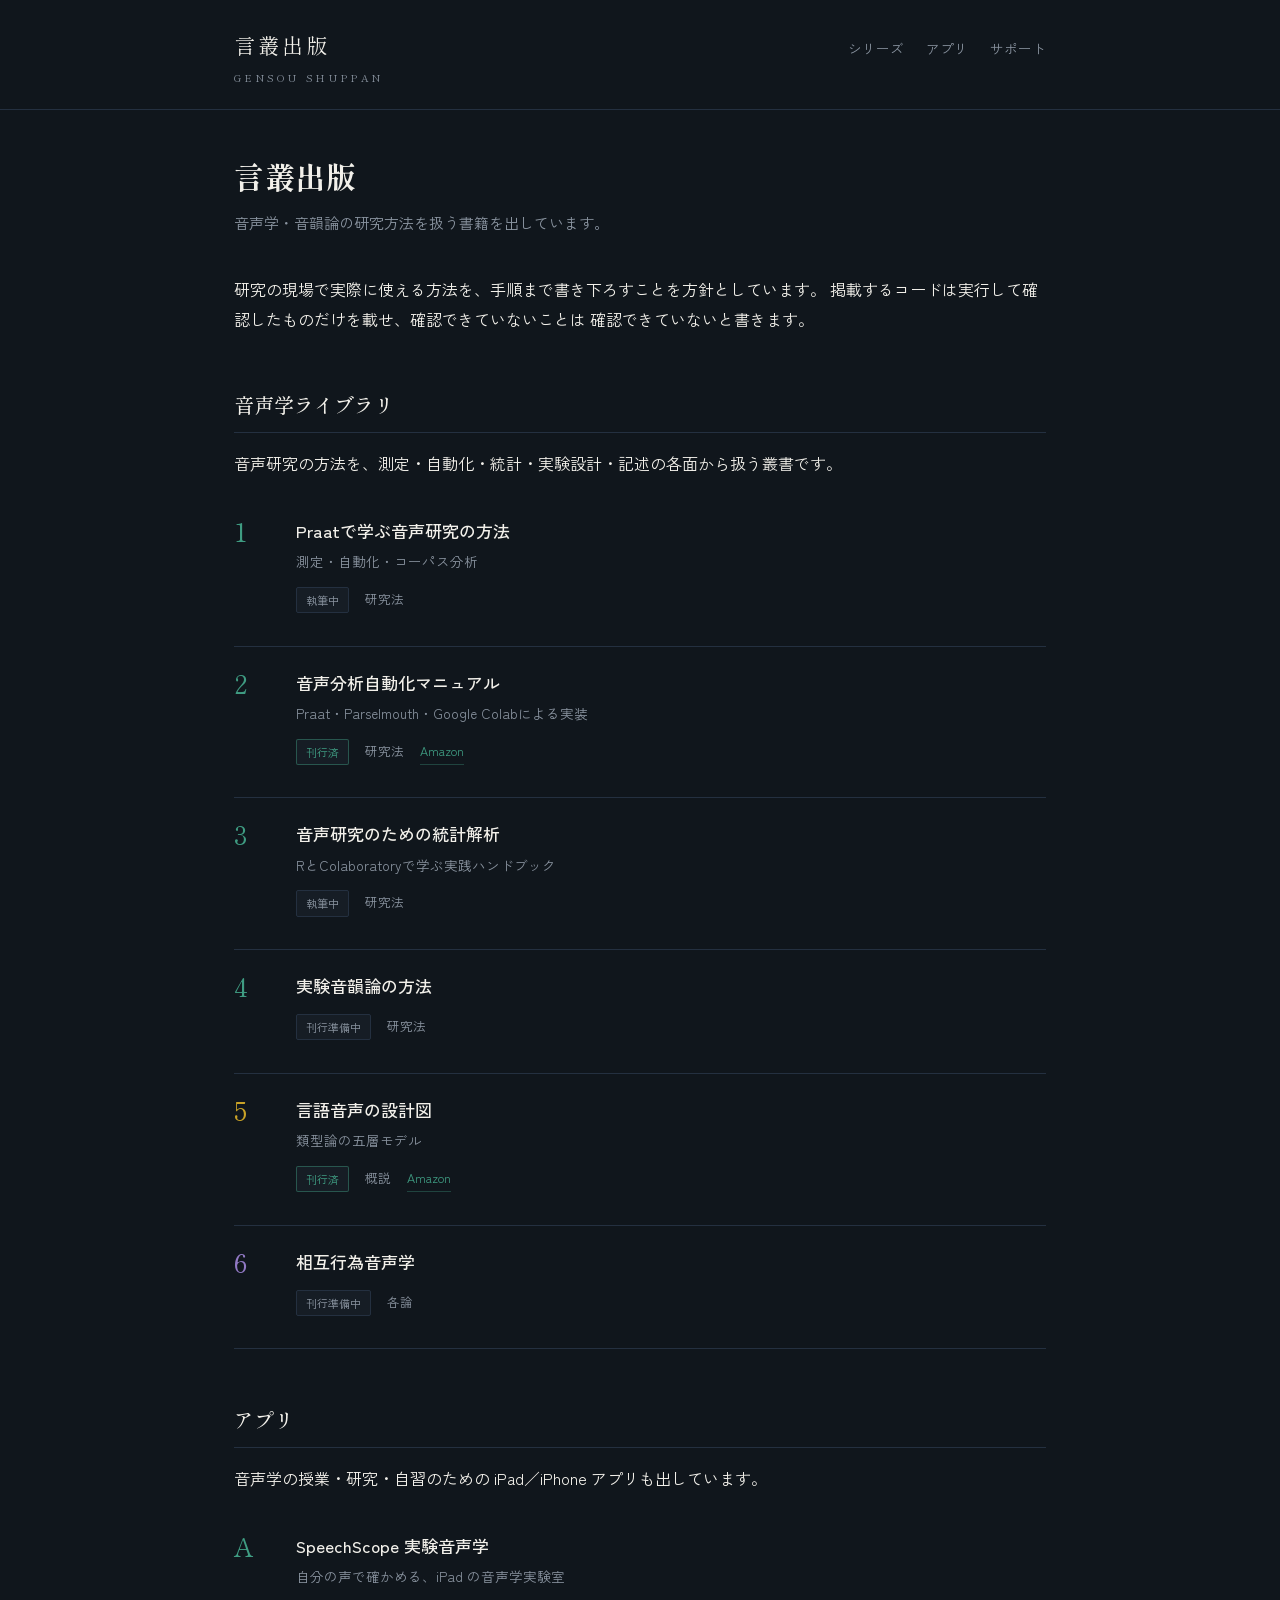
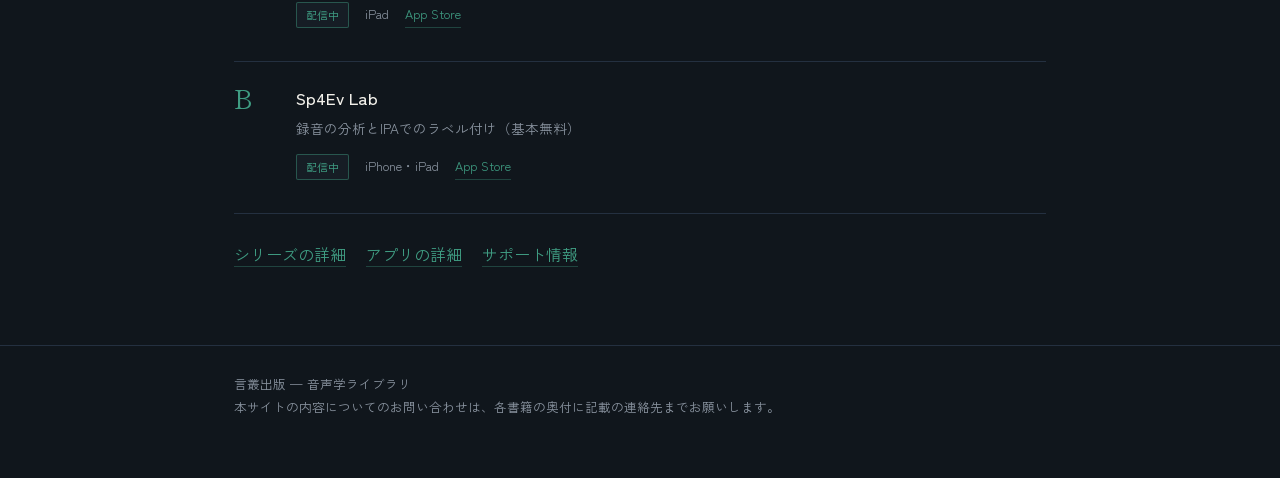
<file: index.html>
<!doctype html>
<html lang="ja"><head>
<meta charset="utf-8">
<meta name="viewport" content="width=device-width,initial-scale=1">
<title>言叢出版</title>
<meta name="description" content="音声学・音韻論の研究方法を扱う書籍レーベル。叢書「音声学ライブラリ」を刊行しています。">
<link rel="preconnect" href="https://fonts.googleapis.com">
<link rel="preconnect" href="https://fonts.gstatic.com" crossorigin>
<link rel="stylesheet" href="https://fonts.googleapis.com/css2?family=Shippori+Mincho+B1:wght@500;700&family=Zen+Kaku+Gothic+New:wght@400;500&display=swap">
<link rel="stylesheet" href="assets/style.css">
</head><body>
<header class="site"><div class="wrap">
<a class="brand" href="">言叢出版<span>GENSOU SHUPPAN</span></a>
<nav class="site"><a href="onseigaku-library/">シリーズ</a><a href="apps/">アプリ</a><a href="support/">サポート</a></nav>
</div></header>
<main class="wrap"><h1>言叢出版</h1>
<p class="lead">音声学・音韻論の研究方法を扱う書籍を出しています。</p>

<p>研究の現場で実際に使える方法を、手順まで書き下ろすことを方針としています。
掲載するコードは実行して確認したものだけを載せ、確認できていないことは
確認できていないと書きます。</p>

<h2>音声学ライブラリ</h2>
<p>音声研究の方法を、測定・自動化・統計・実験設計・記述の各面から扱う叢書です。</p>
<div class="vol"><div class="num methods">1</div><div>
<p class="vt">Praatで学ぶ音声研究の方法</p>
<p class="vs">測定・自動化・コーパス分析</p>
<p class="meta"><span class="tag ">執筆中</span><span>研究法</span></p>
</div></div><div class="vol"><div class="num methods">2</div><div>
<p class="vt">音声分析自動化マニュアル</p>
<p class="vs">Praat・Parselmouth・Google Colabによる実装</p>
<p class="meta"><span class="tag live">刊行済</span><span>研究法</span> <a href="https://www.amazon.co.jp/dp/B0GNS5VNSS">Amazon</a></p>
</div></div><div class="vol"><div class="num methods">3</div><div>
<p class="vt">音声研究のための統計解析</p>
<p class="vs">RとColaboratoryで学ぶ実践ハンドブック</p>
<p class="meta"><span class="tag ">執筆中</span><span>研究法</span></p>
</div></div><div class="vol"><div class="num methods">4</div><div>
<p class="vt">実験音韻論の方法</p>
<p class="vs"></p>
<p class="meta"><span class="tag ">刊行準備中</span><span>研究法</span></p>
</div></div><div class="vol"><div class="num survey">5</div><div>
<p class="vt">言語音声の設計図</p>
<p class="vs">類型論の五層モデル</p>
<p class="meta"><span class="tag live">刊行済</span><span>概説</span> <a href="https://www.amazon.co.jp/dp/B0GR2KGSGD">Amazon</a></p>
</div></div><div class="vol"><div class="num topics">6</div><div>
<p class="vt">相互行為音声学</p>
<p class="vs"></p>
<p class="meta"><span class="tag ">刊行準備中</span><span>各論</span></p>
</div></div>
<h2>アプリ</h2>
<p>音声学の授業・研究・自習のための iPad／iPhone アプリも出しています。</p>
<div class="vol"><div class="num methods">A</div><div>
<p class="vt">SpeechScope 実験音声学</p>
<p class="vs">自分の声で確かめる、iPad の音声学実験室</p>
<p class="meta"><span class="tag live">配信中</span><span>iPad</span> <a href="https://apps.apple.com/jp/app/id6805709595">App Store</a></p>
</div></div><div class="vol"><div class="num methods">B</div><div>
<p class="vt">Sp4Ev Lab</p>
<p class="vs">録音の分析とIPAでのラベル付け（基本無料）</p>
<p class="meta"><span class="tag live">配信中</span><span>iPhone・iPad</span> <a href="https://apps.apple.com/jp/app/id6805709180">App Store</a></p>
</div></div>
<p style="margin-top:26px"><a href="onseigaku-library/">シリーズの詳細</a>　
<a href="apps/">アプリの詳細</a>　
<a href="support/">サポート情報</a></p>
</main>
<footer class="site"><div class="wrap">
言叢出版 — 音声学ライブラリ<br>
本サイトの内容についてのお問い合わせは、各書籍の奥付に記載の連絡先までお願いします。
</div></footer>
</body></html>
</file>
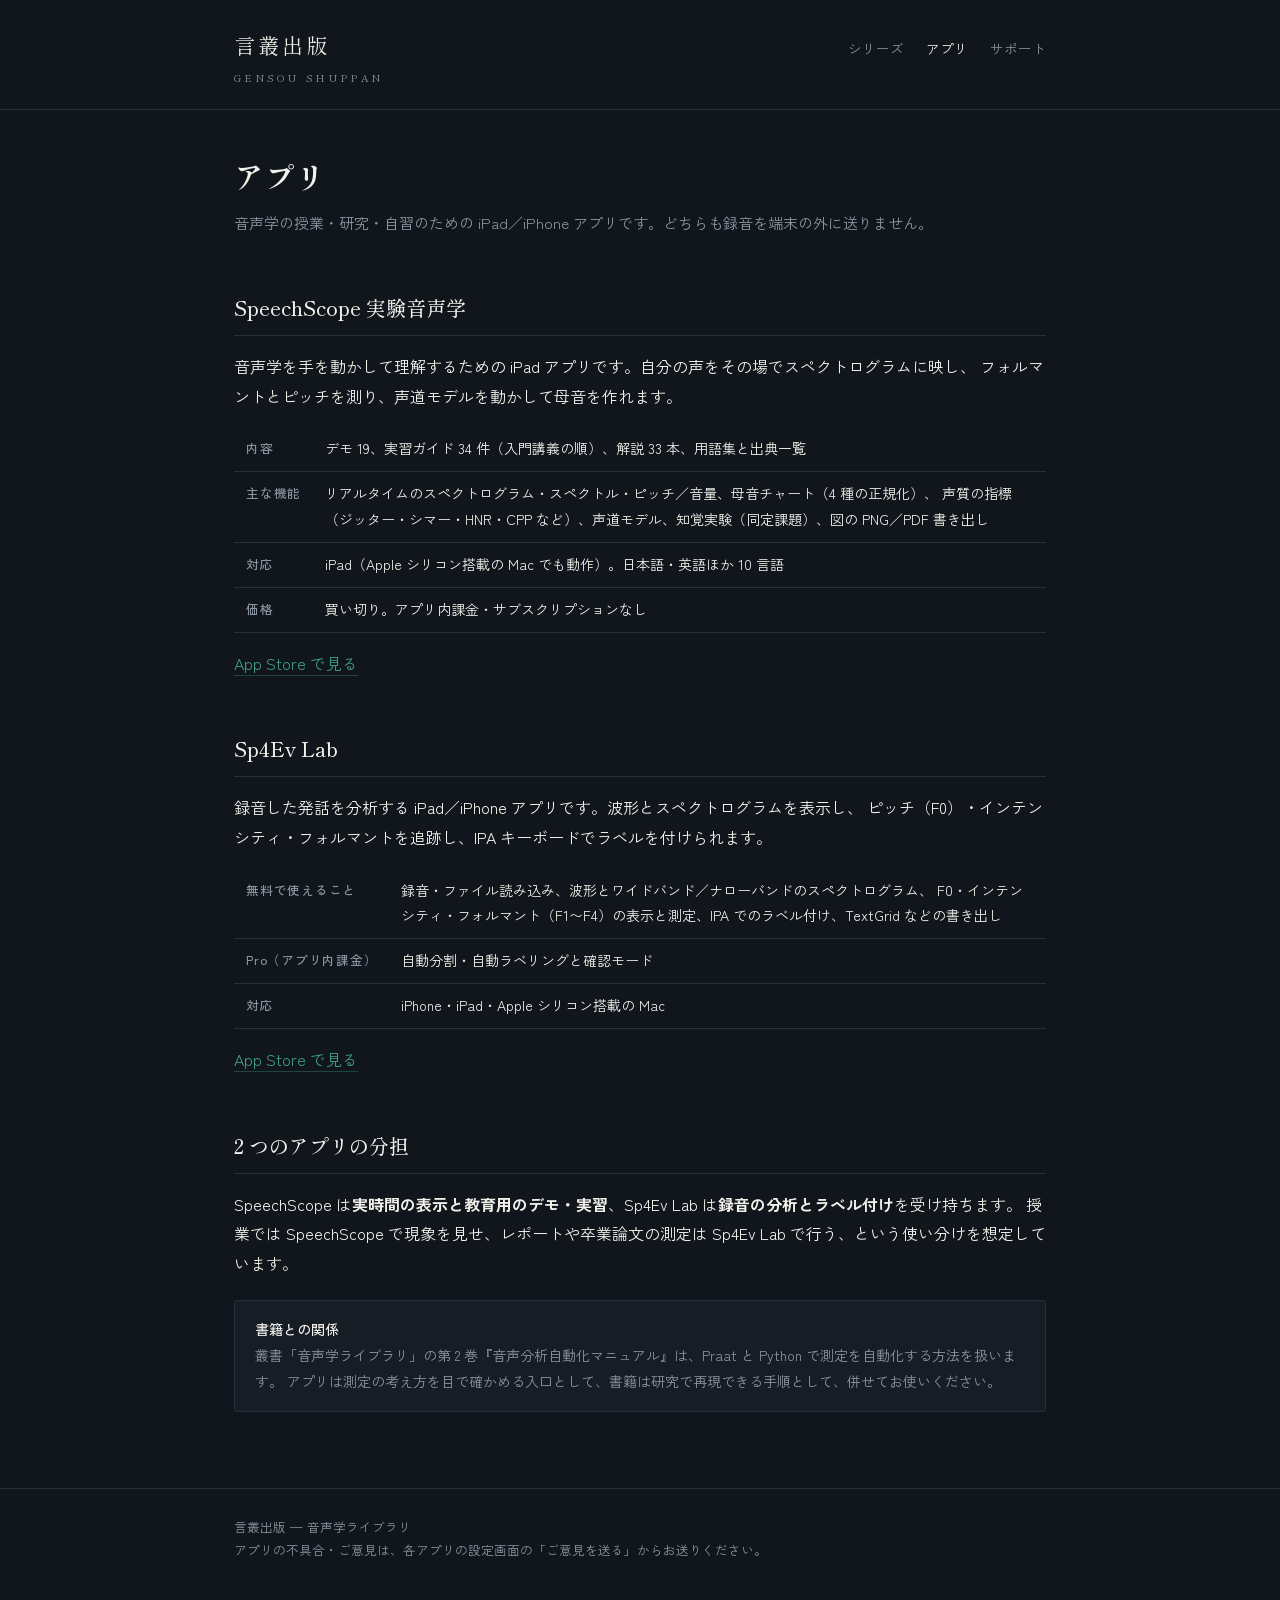
<file: apps/index.html>
<!doctype html>
<html lang="ja"><head>
<meta charset="utf-8">
<meta name="viewport" content="width=device-width,initial-scale=1">
<title>アプリ — 言叢出版</title>
<meta name="description" content="音声学の授業・研究・自習のための iPad／iPhone アプリ。SpeechScope 実験音声学と Sp4Ev Lab。">
<meta name="apple-itunes-app" content="app-id=6805709595">
<link rel="preconnect" href="https://fonts.googleapis.com">
<link rel="preconnect" href="https://fonts.gstatic.com" crossorigin>
<link rel="stylesheet" href="https://fonts.googleapis.com/css2?family=Shippori+Mincho+B1:wght@500;700&family=Zen+Kaku+Gothic+New:wght@400;500&display=swap">
<link rel="stylesheet" href="../assets/style.css">
</head><body>
<header class="site"><div class="wrap">
<a class="brand" href="../">言叢出版<span>GENSOU SHUPPAN</span></a>
<nav class="site"><a href="../onseigaku-library/">シリーズ</a><a href="./" aria-current="page">アプリ</a><a href="../support/">サポート</a></nav>
</div></header>
<main class="wrap"><h1>アプリ</h1>
<p class="lead">音声学の授業・研究・自習のための iPad／iPhone アプリです。どちらも録音を端末の外に送りません。</p>

<h2>SpeechScope 実験音声学</h2>
<p>音声学を手を動かして理解するための iPad アプリです。自分の声をその場でスペクトログラムに映し、
フォルマントとピッチを測り、声道モデルを動かして母音を作れます。</p>
<table>
<tr><th>内容</th><td>デモ 19、実習ガイド 34 件（入門講義の順）、解説 33 本、用語集と出典一覧</td></tr>
<tr><th>主な機能</th><td>リアルタイムのスペクトログラム・スペクトル・ピッチ／音量、母音チャート（4 種の正規化）、
声質の指標（ジッター・シマー・HNR・CPP など）、声道モデル、知覚実験（同定課題）、図の PNG／PDF 書き出し</td></tr>
<tr><th>対応</th><td>iPad（Apple シリコン搭載の Mac でも動作）。日本語・英語ほか 10 言語</td></tr>
<tr><th>価格</th><td>買い切り。アプリ内課金・サブスクリプションなし</td></tr>
</table>
<p><a href="https://apps.apple.com/jp/app/id6805709595">App Store で見る</a></p>

<h2>Sp4Ev Lab</h2>
<p>録音した発話を分析する iPad／iPhone アプリです。波形とスペクトログラムを表示し、
ピッチ（F0）・インテンシティ・フォルマントを追跡し、IPA キーボードでラベルを付けられます。</p>
<table>
<tr><th>無料で使えること</th><td>録音・ファイル読み込み、波形とワイドバンド／ナローバンドのスペクトログラム、
F0・インテンシティ・フォルマント（F1〜F4）の表示と測定、IPA でのラベル付け、TextGrid などの書き出し</td></tr>
<tr><th>Pro（アプリ内課金）</th><td>自動分割・自動ラベリングと確認モード</td></tr>
<tr><th>対応</th><td>iPhone・iPad・Apple シリコン搭載の Mac</td></tr>
</table>
<p><a href="https://apps.apple.com/jp/app/id6805709180">App Store で見る</a></p>

<h2>2 つのアプリの分担</h2>
<p>SpeechScope は<b>実時間の表示と教育用のデモ・実習</b>、Sp4Ev Lab は<b>録音の分析とラベル付け</b>を受け持ちます。
授業では SpeechScope で現象を見せ、レポートや卒業論文の測定は Sp4Ev Lab で行う、という使い分けを想定しています。</p>

<div class="note"><b>書籍との関係</b><br>
叢書「音声学ライブラリ」の第 2 巻『音声分析自動化マニュアル』は、Praat と Python で測定を自動化する方法を扱います。
アプリは測定の考え方を目で確かめる入口として、書籍は研究で再現できる手順として、併せてお使いください。</div>
</main>
<footer class="site"><div class="wrap">
言叢出版 — 音声学ライブラリ<br>
アプリの不具合・ご意見は、各アプリの設定画面の「ご意見を送る」からお送りください。
</div></footer>
</body></html>
</file>
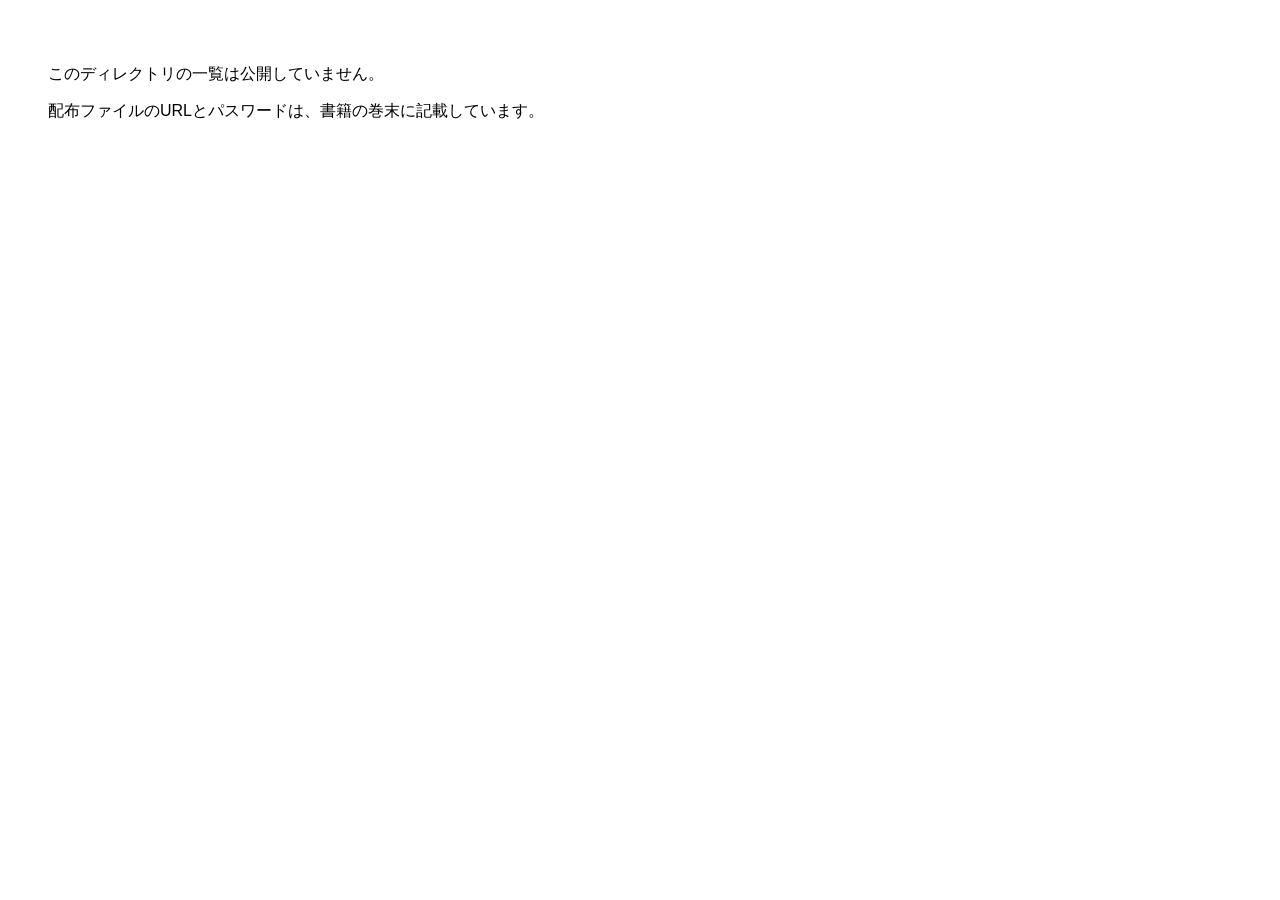
<file: dl/index.html>
<!doctype html><html lang="ja"><head><meta charset="utf-8">
<meta name="robots" content="noindex,nofollow">
<title>配布ファイル</title></head><body style="font-family:sans-serif;padding:40px">
<p>このディレクトリの一覧は公開していません。</p>
<p>配布ファイルのURLとパスワードは、書籍の巻末に記載しています。</p>
</body></html>
</file>
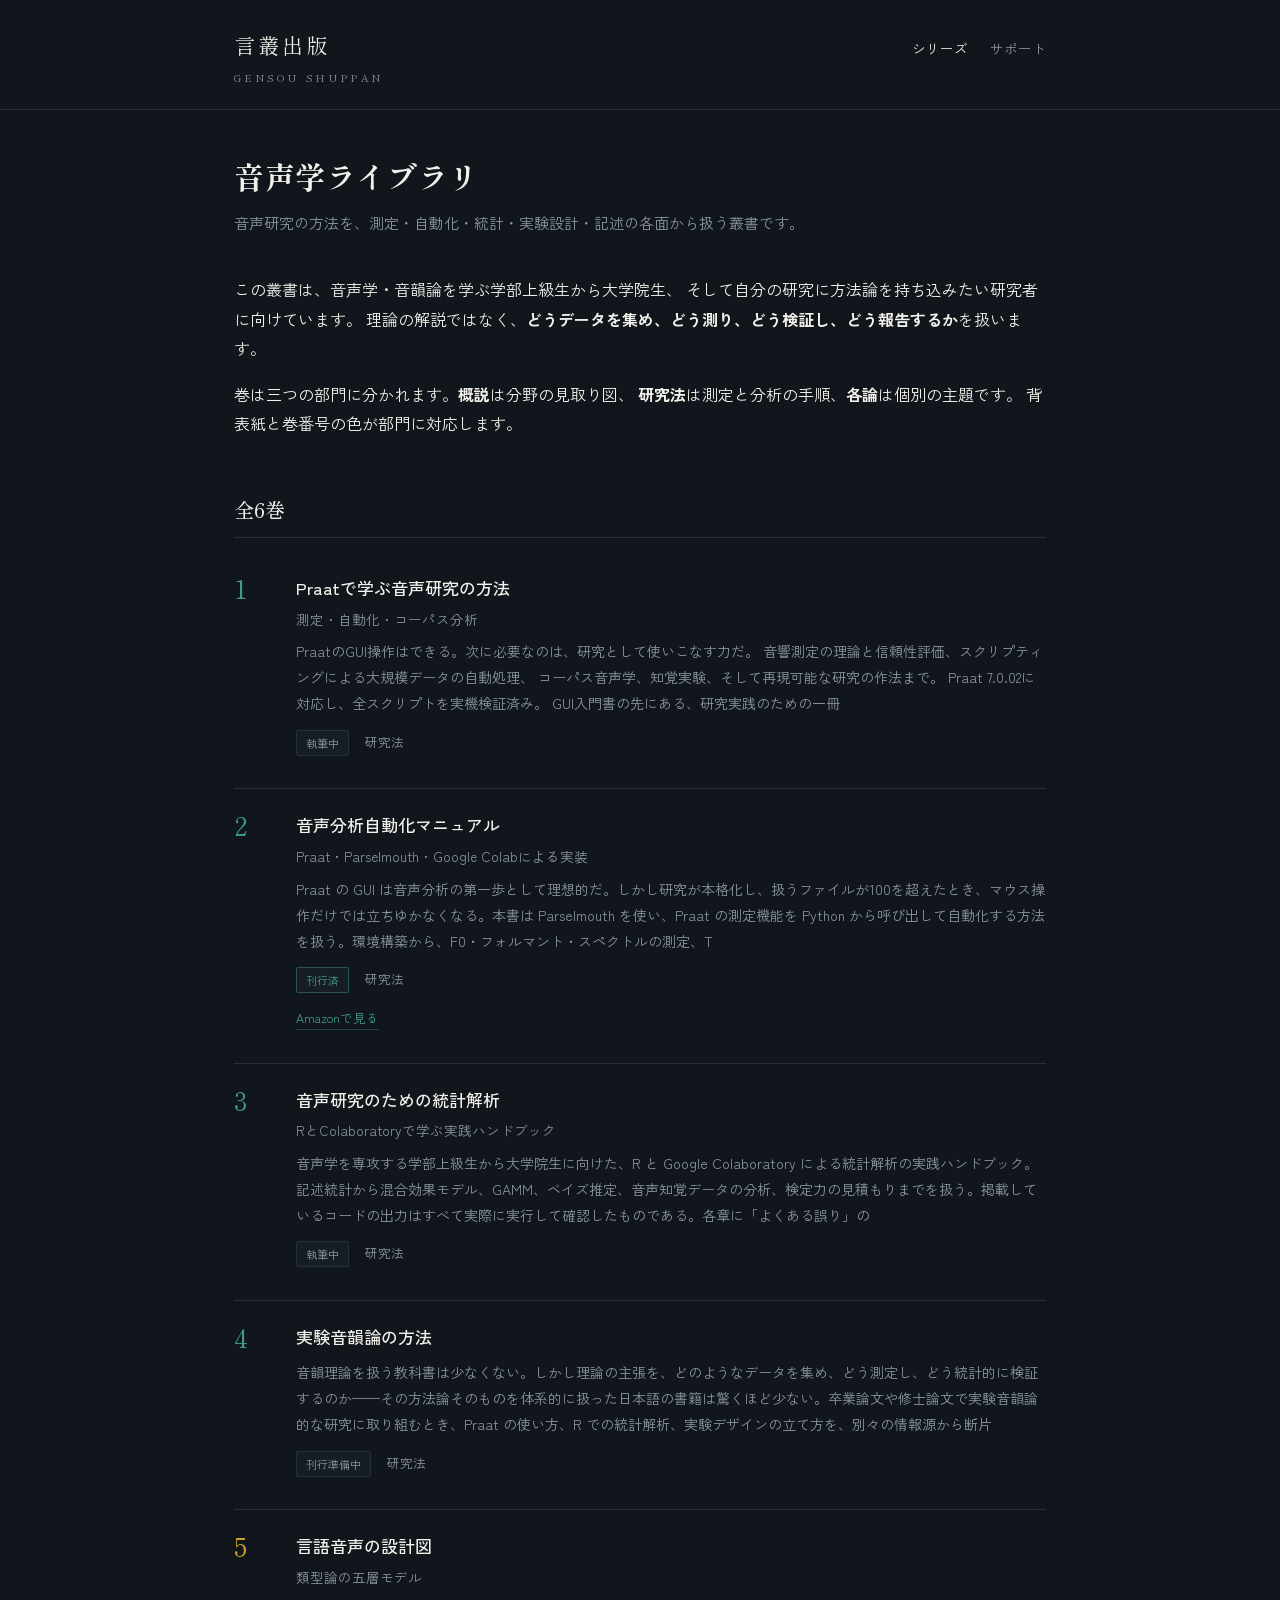
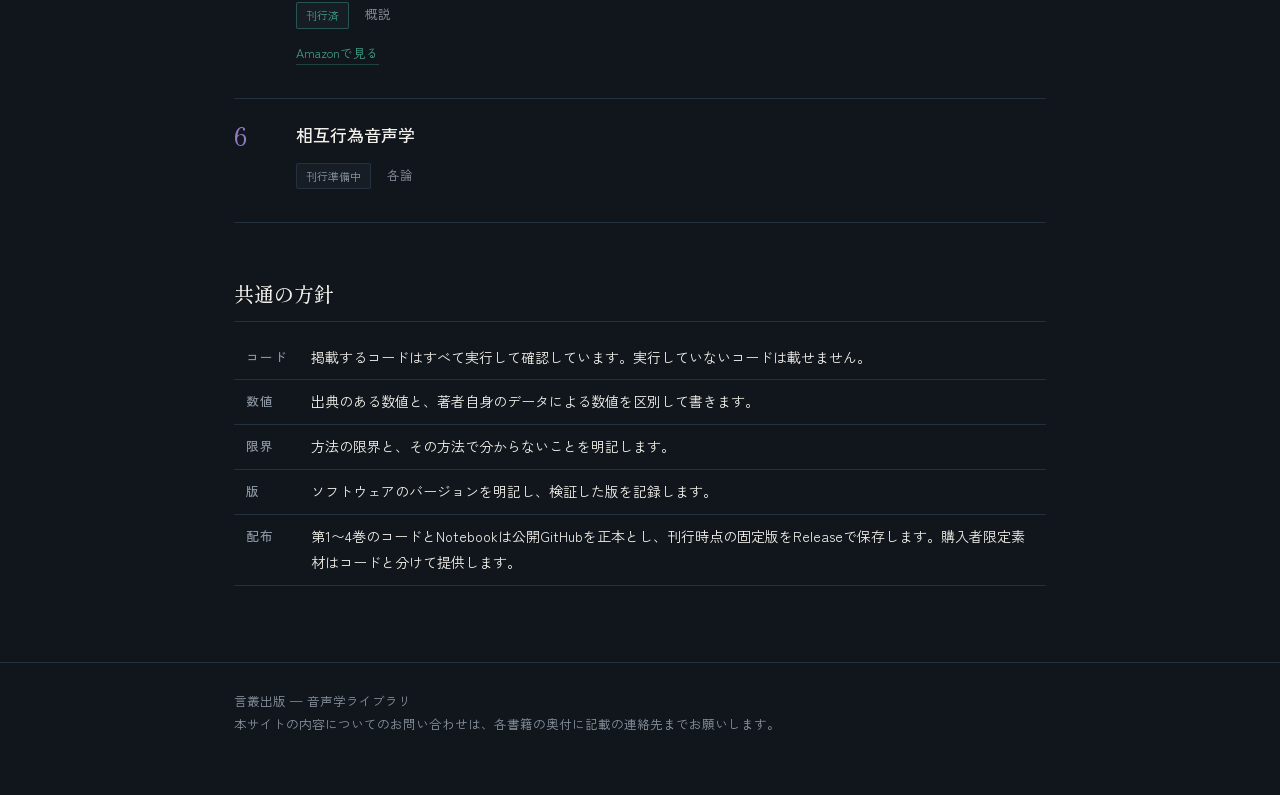
<file: onseigaku-library/index.html>
<!doctype html>
<html lang="ja"><head>
<meta charset="utf-8">
<meta name="viewport" content="width=device-width,initial-scale=1">
<title>音声学ライブラリ｜言叢出版</title>
<meta name="description" content="音声研究の方法を扱う叢書「音声学ライブラリ」全6巻の案内。">
<link rel="preconnect" href="https://fonts.googleapis.com">
<link rel="preconnect" href="https://fonts.gstatic.com" crossorigin>
<link rel="stylesheet" href="https://fonts.googleapis.com/css2?family=Shippori+Mincho+B1:wght@500;700&family=Zen+Kaku+Gothic+New:wght@400;500&display=swap">
<link rel="stylesheet" href="../assets/style.css">
</head><body>
<header class="site"><div class="wrap">
<a class="brand" href="../">言叢出版<span>GENSOU SHUPPAN</span></a>
<nav class="site"><a href="../onseigaku-library/" aria-current="page">シリーズ</a><a href="../support/">サポート</a></nav>
</div></header>
<main class="wrap"><h1>音声学ライブラリ</h1>
<p class="lead">音声研究の方法を、測定・自動化・統計・実験設計・記述の各面から扱う叢書です。</p>

<p>この叢書は、音声学・音韻論を学ぶ学部上級生から大学院生、
そして自分の研究に方法論を持ち込みたい研究者に向けています。
理論の解説ではなく、<b>どうデータを集め、どう測り、どう検証し、どう報告するか</b>を扱います。</p>

<p>巻は三つの部門に分かれます。<b>概説</b>は分野の見取り図、
<b>研究法</b>は測定と分析の手順、<b>各論</b>は個別の主題です。
背表紙と巻番号の色が部門に対応します。</p>

<h2>全6巻</h2>
<div class="vol"><div class="num methods">1</div><div>
<p class="vt">Praatで学ぶ音声研究の方法</p>
<p class="vs">測定・自動化・コーパス分析</p>
<p style="font-size:14px;color:var(--soft);margin:8px 0 6px">PraatのGUI操作はできる。次に必要なのは、研究として使いこなす力だ。 音響測定の理論と信頼性評価、スクリプティングによる大規模データの自動処理、 コーパス音声学、知覚実験、そして再現可能な研究の作法まで。 Praat 7.0.02に対応し、全スクリプトを実機検証済み。 GUI入門書の先にある、研究実践のための一冊</p>
<p class="meta"><span class="tag ">執筆中</span><span>研究法</span></p>
</div></div><div class="vol"><div class="num methods">2</div><div>
<p class="vt">音声分析自動化マニュアル</p>
<p class="vs">Praat・Parselmouth・Google Colabによる実装</p>
<p style="font-size:14px;color:var(--soft);margin:8px 0 6px">Praat の GUI は音声分析の第一歩として理想的だ。しかし研究が本格化し、扱うファイルが100を超えたとき、マウス操作だけでは立ちゆかなくなる。本書は Parselmouth を使い、Praat の測定機能を Python から呼び出して自動化する方法を扱う。環境構築から、F0・フォルマント・スペクトルの測定、T</p>
<p class="meta"><span class="tag live">刊行済</span><span>研究法</span></p>
<p class="meta"><a href="https://www.amazon.co.jp/dp/B0GNS5VNSS">Amazonで見る</a></p></div></div><div class="vol"><div class="num methods">3</div><div>
<p class="vt">音声研究のための統計解析</p>
<p class="vs">RとColaboratoryで学ぶ実践ハンドブック</p>
<p style="font-size:14px;color:var(--soft);margin:8px 0 6px">音声学を専攻する学部上級生から大学院生に向けた、R と Google Colaboratory による統計解析の実践ハンドブック。記述統計から混合効果モデル、GAMM、ベイズ推定、音声知覚データの分析、検定力の見積もりまでを扱う。掲載しているコードの出力はすべて実際に実行して確認したものである。各章に「よくある誤り」の</p>
<p class="meta"><span class="tag ">執筆中</span><span>研究法</span></p>
</div></div><div class="vol"><div class="num methods">4</div><div>
<p class="vt">実験音韻論の方法</p>
<p class="vs"></p>
<p style="font-size:14px;color:var(--soft);margin:8px 0 6px">音韻理論を扱う教科書は少なくない。しかし理論の主張を、どのようなデータを集め、どう測定し、どう統計的に検証するのか——その方法論そのものを体系的に扱った日本語の書籍は驚くほど少ない。卒業論文や修士論文で実験音韻論的な研究に取り組むとき、Praat の使い方、R での統計解析、実験デザインの立て方を、別々の情報源から断片</p>
<p class="meta"><span class="tag ">刊行準備中</span><span>研究法</span></p>
</div></div><div class="vol"><div class="num survey">5</div><div>
<p class="vt">言語音声の設計図</p>
<p class="vs">類型論の五層モデル</p>
<p style="font-size:14px;color:var(--soft);margin:8px 0 6px"></p>
<p class="meta"><span class="tag live">刊行済</span><span>概説</span></p>
<p class="meta"><a href="https://www.amazon.co.jp/dp/B0GR2KGSGD">Amazonで見る</a></p></div></div><div class="vol"><div class="num topics">6</div><div>
<p class="vt">相互行為音声学</p>
<p class="vs"></p>
<p style="font-size:14px;color:var(--soft);margin:8px 0 6px"></p>
<p class="meta"><span class="tag ">刊行準備中</span><span>各論</span></p>
</div></div>

<h2>共通の方針</h2>
<table>
<tr><th>コード</th><td>掲載するコードはすべて実行して確認しています。実行していないコードは載せません。</td></tr>
<tr><th>数値</th><td>出典のある数値と、著者自身のデータによる数値を区別して書きます。</td></tr>
<tr><th>限界</th><td>方法の限界と、その方法で分からないことを明記します。</td></tr>
<tr><th>版</th><td>ソフトウェアのバージョンを明記し、検証した版を記録します。</td></tr>
<tr><th>配布</th><td>第1〜4巻のコードとNotebookは公開GitHubを正本とし、刊行時点の固定版をReleaseで保存します。購入者限定素材はコードと分けて提供します。</td></tr>
</table>
</main>
<footer class="site"><div class="wrap">
言叢出版 — 音声学ライブラリ<br>
本サイトの内容についてのお問い合わせは、各書籍の奥付に記載の連絡先までお願いします。
</div></footer>
</body></html>
</file>
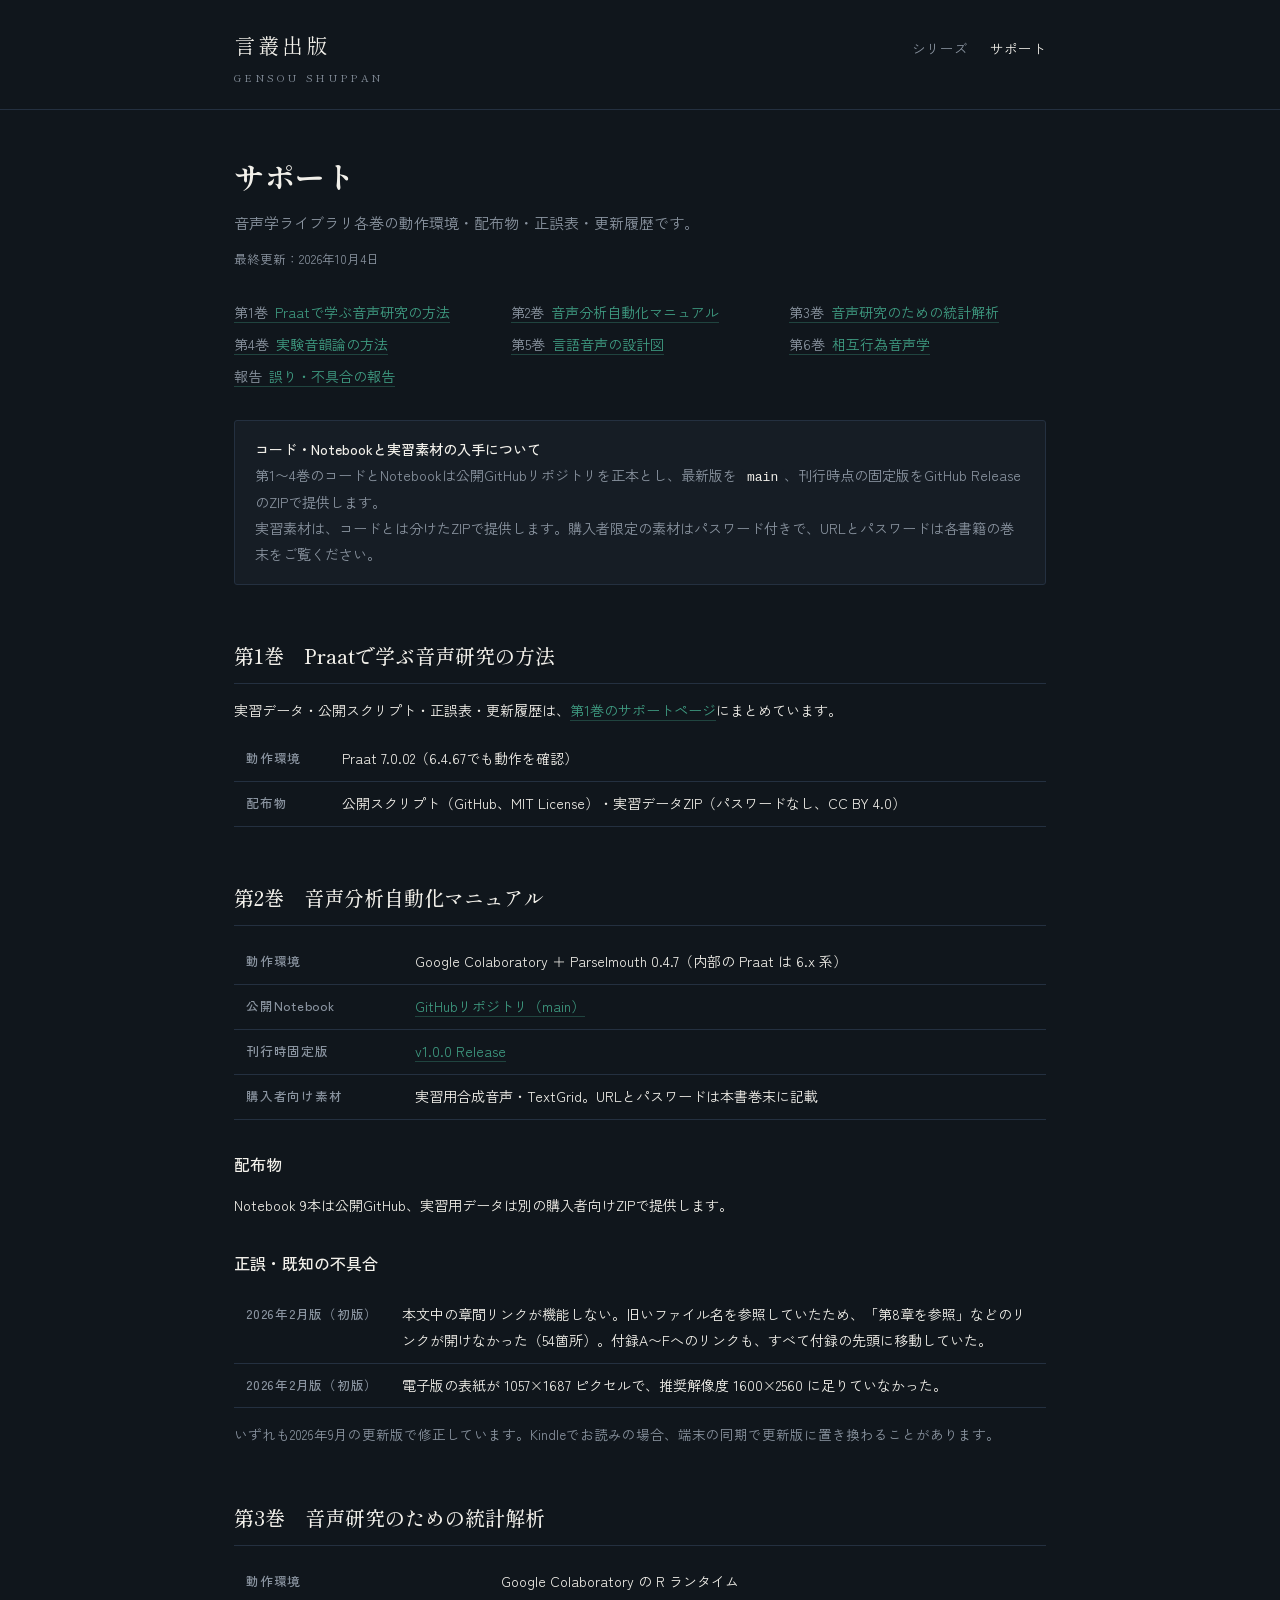
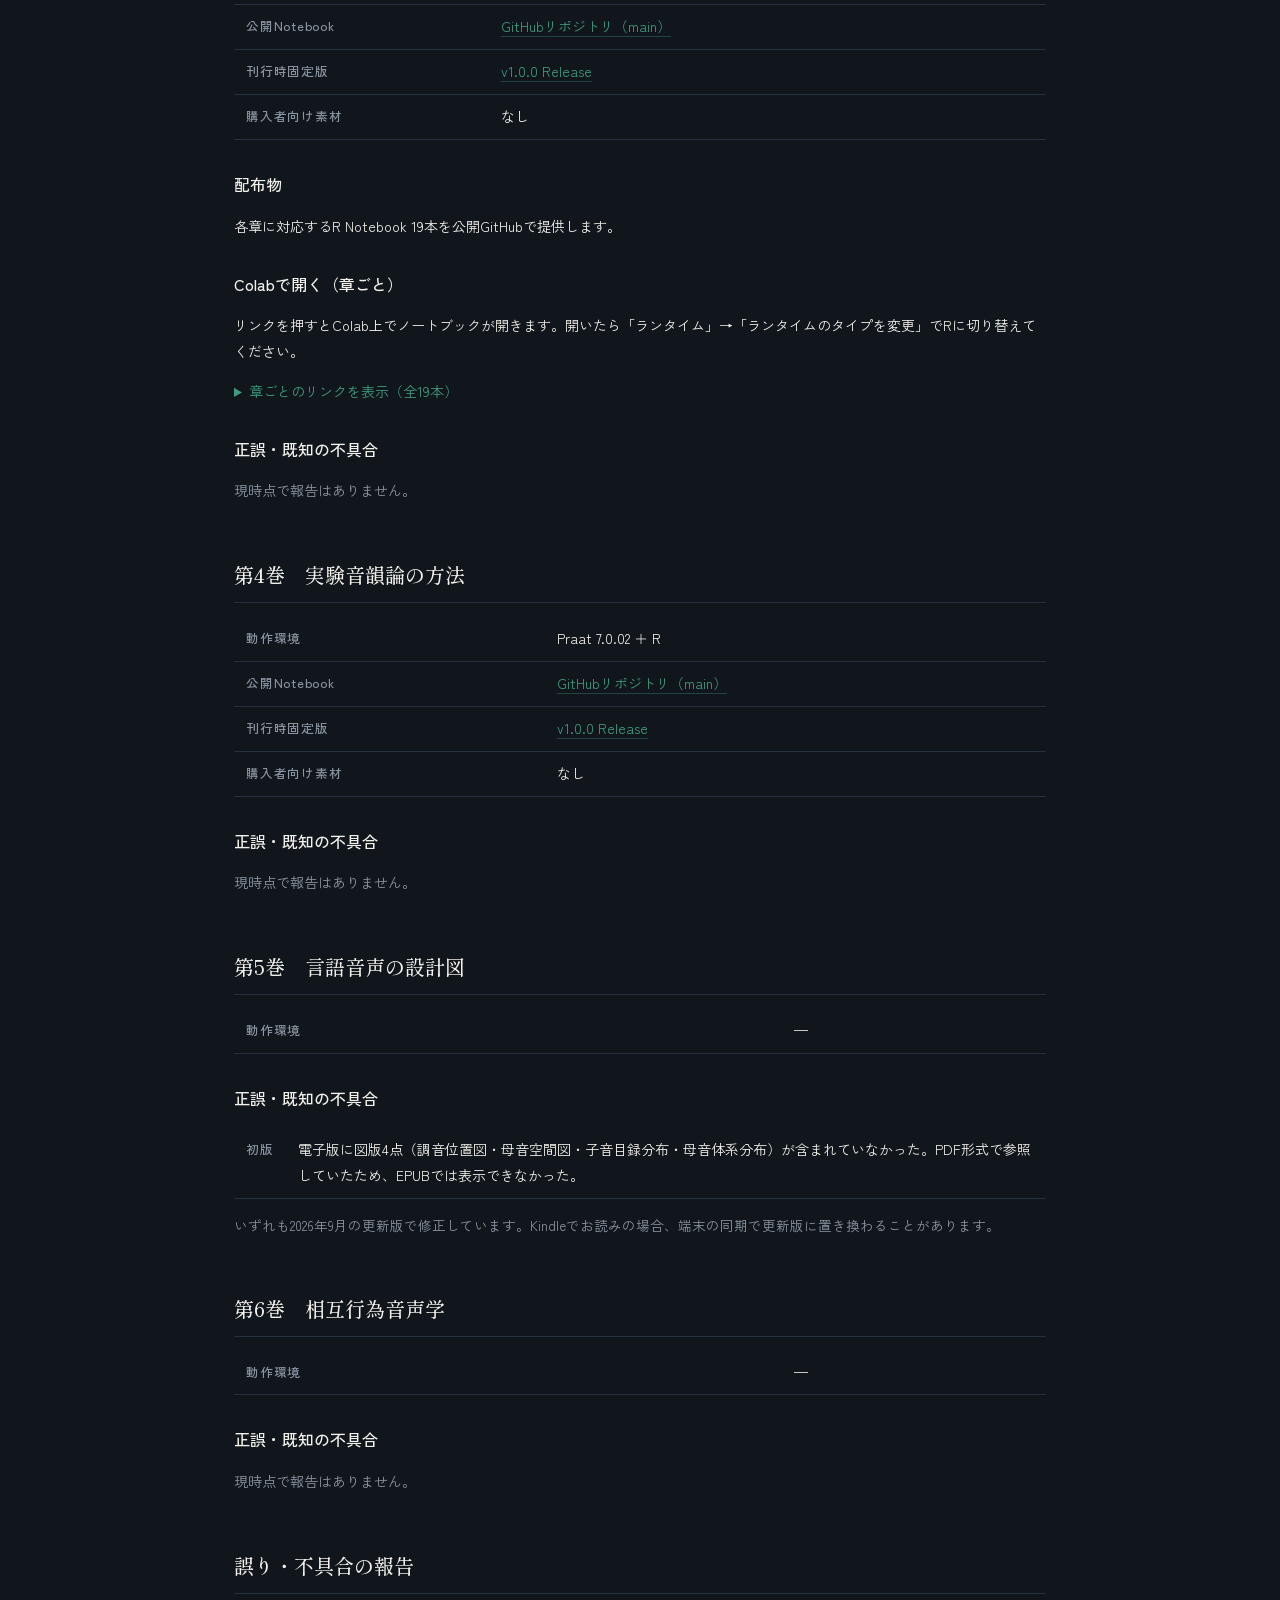
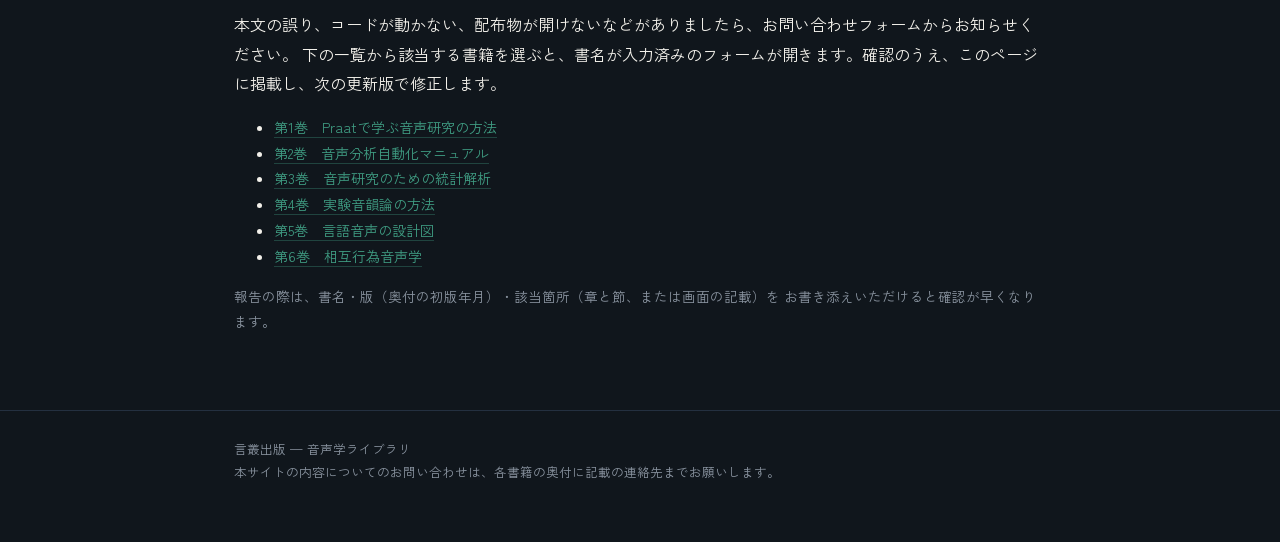
<file: support/index.html>
<!doctype html>
<html lang="ja"><head>
<meta charset="utf-8">
<meta name="viewport" content="width=device-width,initial-scale=1">
<title>サポート｜言叢出版</title>
<meta name="description" content="音声学ライブラリ各巻の動作環境・配布物（スクリプト・Notebook・実習データ）・正誤表・更新履歴。">
<link rel="canonical" href="https://labphonlab.github.io/gensou-shuppan-web/support/">
<meta property="og:type" content="website">
<meta property="og:title" content="サポート｜言叢出版">
<meta property="og:description" content="音声学ライブラリ各巻の動作環境・配布物・正誤表・更新履歴。">
<meta property="og:url" content="https://labphonlab.github.io/gensou-shuppan-web/support/">
<link rel="preconnect" href="https://fonts.googleapis.com">
<link rel="preconnect" href="https://fonts.gstatic.com" crossorigin>
<link rel="stylesheet" href="https://fonts.googleapis.com/css2?family=Shippori+Mincho+B1:wght@500;700&family=Zen+Kaku+Gothic+New:wght@400;500&display=swap">
<link rel="stylesheet" href="../assets/style.css">
</head><body>
<header class="site"><div class="wrap">
<a class="brand" href="../">言叢出版<span>GENSOU SHUPPAN</span></a>
<nav class="site"><a href="../onseigaku-library/">シリーズ</a><a href="../support/" aria-current="page">サポート</a></nav>
</div></header>
<main class="wrap"><h1>サポート</h1>
<p class="lead">音声学ライブラリ各巻の動作環境・配布物・正誤表・更新履歴です。</p>
<p class="updated">最終更新：2026年10月4日</p>
<nav class="toc" aria-label="巻の一覧"><ol>
<li><a href="#vol1"><span>第1巻</span>Praatで学ぶ音声研究の方法</a></li>
<li><a href="#vol2"><span>第2巻</span>音声分析自動化マニュアル</a></li>
<li><a href="#vol3"><span>第3巻</span>音声研究のための統計解析</a></li>
<li><a href="#vol4"><span>第4巻</span>実験音韻論の方法</a></li>
<li><a href="#vol5"><span>第5巻</span>言語音声の設計図</a></li>
<li><a href="#vol6"><span>第6巻</span>相互行為音声学</a></li>
<li><a href="#report"><span>報告</span>誤り・不具合の報告</a></li>
</ol></nav>

<div class="note">
<b>コード・Notebookと実習素材の入手について</b><br>
第1〜4巻のコードとNotebookは公開GitHubリポジトリを正本とし、最新版を
<code>main</code>、刊行時点の固定版をGitHub ReleaseのZIPで提供します。<br>
実習素材は、コードとは分けたZIPで提供します。購入者限定の素材はパスワード付きで、URLとパスワードは各書籍の巻末をご覧ください。
</div>

<section class="vol-support" id="vol1">
<h2>第1巻　Praatで学ぶ音声研究の方法</h2>
<p class="small">実習データ・公開スクリプト・正誤表・更新履歴は、<a href="praat/">第1巻のサポートページ</a>にまとめています。</p>
<table>
<tr><th scope="row">動作環境</th><td>Praat 7.0.02（6.4.67でも動作を確認）</td></tr>
<tr><th scope="row">配布物</th><td>公開スクリプト（GitHub、MIT License）・実習データZIP（パスワードなし、CC BY 4.0）</td></tr>
</table>
</section>
<section class="vol-support" id="vol2">
<h2>第2巻　音声分析自動化マニュアル</h2>
<table>
<tr><th scope="row">動作環境</th><td>Google Colaboratory ＋ Parselmouth 0.4.7（内部の Praat は 6.x 系）</td></tr>
<tr><th scope="row">公開Notebook</th><td><a href="https://github.com/labphonlab/speech-analysis-automation-notebooks">GitHubリポジトリ（main）</a></td></tr>
<tr><th scope="row">刊行時固定版</th><td><a href="https://github.com/labphonlab/speech-analysis-automation-notebooks/releases/tag/v1.0.0">v1.0.0 Release</a></td></tr>
<tr><th scope="row">購入者向け素材</th><td>実習用合成音声・TextGrid。URLとパスワードは本書巻末に記載</td></tr>
</table>
<h3>配布物</h3><p class="small">Notebook 9本は公開GitHub、実習用データは別の購入者向けZIPで提供します。</p>
<h3>正誤・既知の不具合</h3><table><tr><th scope="row">2026年2月版（初版）</th><td>本文中の章間リンクが機能しない。旧いファイル名を参照していたため、「第8章を参照」などのリンクが開けなかった（54箇所）。付録A〜Fへのリンクも、すべて付録の先頭に移動していた。</td></tr><tr><th scope="row">2026年2月版（初版）</th><td>電子版の表紙が 1057×1687 ピクセルで、推奨解像度 1600×2560 に足りていなかった。</td></tr></table><p class="fine">いずれも2026年9月の更新版で修正しています。Kindleでお読みの場合、端末の同期で更新版に置き換わることがあります。</p>
</section>
<section class="vol-support" id="vol3">
<h2>第3巻　音声研究のための統計解析</h2>
<table>
<tr><th scope="row">動作環境</th><td>Google Colaboratory の R ランタイム</td></tr>
<tr><th scope="row">公開Notebook</th><td><a href="https://github.com/labphonlab/phonetics-research-statistics-support">GitHubリポジトリ（main）</a></td></tr>
<tr><th scope="row">刊行時固定版</th><td><a href="https://github.com/labphonlab/phonetics-research-statistics-support/releases/tag/v1.0.0">v1.0.0 Release</a></td></tr>
<tr><th scope="row">購入者向け素材</th><td>なし</td></tr>
</table>
<h3>配布物</h3><p class="small">各章に対応するR Notebook 19本を公開GitHubで提供します。</p>
<h3>Colabで開く（章ごと）</h3><p class="small">リンクを押すとColab上でノートブックが開きます。開いたら「ランタイム」→「ランタイムのタイプを変更」でRに切り替えてください。</p><details><summary>章ごとのリンクを表示（全19本）</summary><table><tr><th scope="row">全章統合版</th><td><a href="https://colab.research.google.com/github/labphonlab/phonetics-research-statistics-support/blob/main/notebooks/00_all_in_one.ipynb">00_all_in_one.ipynb</a></td></tr><tr><th scope="row">第0章　Rの基礎</th><td><a href="https://colab.research.google.com/github/labphonlab/phonetics-research-statistics-support/blob/main/notebooks/ch00_programming_primer.ipynb">ch00_programming_primer.ipynb</a></td></tr><tr><th scope="row">第1章　データ整形と可視化</th><td><a href="https://colab.research.google.com/github/labphonlab/phonetics-research-statistics-support/blob/main/notebooks/ch01_data_wrangling_viz.ipynb">ch01_data_wrangling_viz.ipynb</a></td></tr><tr><th scope="row">第2章　記述統計</th><td><a href="https://colab.research.google.com/github/labphonlab/phonetics-research-statistics-support/blob/main/notebooks/ch02_descriptive_stats.ipynb">ch02_descriptive_stats.ipynb</a></td></tr><tr><th scope="row">第3章　回帰と分散分析</th><td><a href="https://colab.research.google.com/github/labphonlab/phonetics-research-statistics-support/blob/main/notebooks/ch03_regression_anova.ipynb">ch03_regression_anova.ipynb</a></td></tr><tr><th scope="row">第4章　対比コーディング</th><td><a href="https://colab.research.google.com/github/labphonlab/phonetics-research-statistics-support/blob/main/notebooks/ch04_contrast_coding.ipynb">ch04_contrast_coding.ipynb</a></td></tr><tr><th scope="row">第5章　線形混合モデル</th><td><a href="https://colab.research.google.com/github/labphonlab/phonetics-research-statistics-support/blob/main/notebooks/ch05_linear_mixed_models.ipynb">ch05_linear_mixed_models.ipynb</a></td></tr><tr><th scope="row">第6章　一般化線形混合モデル</th><td><a href="https://colab.research.google.com/github/labphonlab/phonetics-research-statistics-support/blob/main/notebooks/ch06_glmm.ipynb">ch06_glmm.ipynb</a></td></tr><tr><th scope="row">第7章　一般化加法混合モデル</th><td><a href="https://colab.research.google.com/github/labphonlab/phonetics-research-statistics-support/blob/main/notebooks/ch07_gamm.ipynb">ch07_gamm.ipynb</a></td></tr><tr><th scope="row">第8章　ベイズ統計（brms）</th><td><a href="https://colab.research.google.com/github/labphonlab/phonetics-research-statistics-support/blob/main/notebooks/ch08_bayesian_brms.ipynb">ch08_bayesian_brms.ipynb</a></td></tr><tr><th scope="row">第9章　多変量解析と関数データ解析</th><td><a href="https://colab.research.google.com/github/labphonlab/phonetics-research-statistics-support/blob/main/notebooks/ch09_multivariate_fda.ipynb">ch09_multivariate_fda.ipynb</a></td></tr><tr><th scope="row">第10章　知覚実験（同定）</th><td><a href="https://colab.research.google.com/github/labphonlab/phonetics-research-statistics-support/blob/main/notebooks/ch10_perception_identification.ipynb">ch10_perception_identification.ipynb</a></td></tr><tr><th scope="row">第11章　信号検出理論・順序回帰・反応時間</th><td><a href="https://colab.research.google.com/github/labphonlab/phonetics-research-statistics-support/blob/main/notebooks/ch11_perception_sdt_ordinal_rt.ipynb">ch11_perception_sdt_ordinal_rt.ipynb</a></td></tr><tr><th scope="row">第12章　多重比較</th><td><a href="https://colab.research.google.com/github/labphonlab/phonetics-research-statistics-support/blob/main/notebooks/ch12_multiple_comparisons.ipynb">ch12_multiple_comparisons.ipynb</a></td></tr><tr><th scope="row">第13章　検定力と標本サイズ</th><td><a href="https://colab.research.google.com/github/labphonlab/phonetics-research-statistics-support/blob/main/notebooks/ch13_power_sample_size.ipynb">ch13_power_sample_size.ipynb</a></td></tr><tr><th scope="row">第14章　分類とクラスタリング</th><td><a href="https://colab.research.google.com/github/labphonlab/phonetics-research-statistics-support/blob/main/notebooks/ch14_classification_clustering.ipynb">ch14_classification_clustering.ipynb</a></td></tr><tr><th scope="row">第15章　信頼性と欠測</th><td><a href="https://colab.research.google.com/github/labphonlab/phonetics-research-statistics-support/blob/main/notebooks/ch15_reliability_missingness.ipynb">ch15_reliability_missingness.ipynb</a></td></tr><tr><th scope="row">第16章　報告と再現可能性</th><td><a href="https://colab.research.google.com/github/labphonlab/phonetics-research-statistics-support/blob/main/notebooks/ch16_reporting_reproducibility.ipynb">ch16_reporting_reproducibility.ipynb</a></td></tr><tr><th scope="row">付録　targetsによるパイプライン</th><td><a href="https://colab.research.google.com/github/labphonlab/phonetics-research-statistics-support/blob/main/notebooks/10_pipeline_targets.ipynb">10_pipeline_targets.ipynb</a></td></tr></table></details>
<h3>正誤・既知の不具合</h3><p class="small muted">現時点で報告はありません。</p>
</section>
<section class="vol-support" id="vol4">
<h2>第4巻　実験音韻論の方法</h2>
<table>
<tr><th scope="row">動作環境</th><td>Praat 7.0.02 ＋ R</td></tr>
<tr><th scope="row">公開Notebook</th><td><a href="https://github.com/labphonlab/jikken-onin-ron-support">GitHubリポジトリ（main）</a></td></tr>
<tr><th scope="row">刊行時固定版</th><td><a href="https://github.com/labphonlab/jikken-onin-ron-support/releases/tag/v1.0.0">v1.0.0 Release</a></td></tr>
<tr><th scope="row">購入者向け素材</th><td>なし</td></tr>
</table>

<h3>正誤・既知の不具合</h3><p class="small muted">現時点で報告はありません。</p>
</section>
<section class="vol-support" id="vol5">
<h2>第5巻　言語音声の設計図</h2>
<table><tr><th scope="row">動作環境</th><td>—</td></tr></table>

<h3>正誤・既知の不具合</h3><table><tr><th scope="row">初版</th><td>電子版に図版4点（調音位置図・母音空間図・子音目録分布・母音体系分布）が含まれていなかった。PDF形式で参照していたため、EPUBでは表示できなかった。</td></tr></table><p class="fine">いずれも2026年9月の更新版で修正しています。Kindleでお読みの場合、端末の同期で更新版に置き換わることがあります。</p>
</section>
<section class="vol-support" id="vol6">
<h2>第6巻　相互行為音声学</h2>
<table><tr><th scope="row">動作環境</th><td>—</td></tr></table>

<h3>正誤・既知の不具合</h3><p class="small muted">現時点で報告はありません。</p>
</section>

<section class="vol-support" id="report">
<h2>誤り・不具合の報告</h2>
<p>本文の誤り、コードが動かない、配布物が開けないなどがありましたら、お問い合わせフォームからお知らせください。
下の一覧から該当する書籍を選ぶと、書名が入力済みのフォームが開きます。確認のうえ、このページに掲載し、次の更新版で修正します。</p>
<ul class="small">
<li><a href="https://docs.google.com/forms/d/e/1FAIpQLSdLhgWZYnkLQAb0KRtTE2rfhNnPIqi91j2bmAsXGkMmW2fY2g/viewform?usp=pp_url&entry.782726827=%E3%80%8EPraat%E3%81%A7%E5%AD%A6%E3%81%B6%E9%9F%B3%E5%A3%B0%E7%A0%94%E7%A9%B6%E3%81%AE%E6%96%B9%E6%B3%95%E3%80%8F%EF%BC%88%E9%9F%B3%E5%A3%B0%E5%AD%A6%E3%83%A9%E3%82%A4%E3%83%96%E3%83%A9%E3%83%AA%20%E7%AC%AC1%E5%B7%BB%EF%BC%89">第1巻　Praatで学ぶ音声研究の方法</a></li>
<li><a href="https://docs.google.com/forms/d/e/1FAIpQLSdLhgWZYnkLQAb0KRtTE2rfhNnPIqi91j2bmAsXGkMmW2fY2g/viewform?usp=pp_url&entry.782726827=%E3%80%8E%E9%9F%B3%E5%A3%B0%E5%88%86%E6%9E%90%E8%87%AA%E5%8B%95%E5%8C%96%E3%83%9E%E3%83%8B%E3%83%A5%E3%82%A2%E3%83%AB%E3%80%8F%EF%BC%88%E9%9F%B3%E5%A3%B0%E5%AD%A6%E3%83%A9%E3%82%A4%E3%83%96%E3%83%A9%E3%83%AA%20%E7%AC%AC2%E5%B7%BB%EF%BC%89">第2巻　音声分析自動化マニュアル</a></li>
<li><a href="https://docs.google.com/forms/d/e/1FAIpQLSdLhgWZYnkLQAb0KRtTE2rfhNnPIqi91j2bmAsXGkMmW2fY2g/viewform?usp=pp_url&entry.782726827=%E3%80%8E%E9%9F%B3%E5%A3%B0%E7%A0%94%E7%A9%B6%E3%81%AE%E3%81%9F%E3%82%81%E3%81%AE%E7%B5%B1%E8%A8%88%E8%A7%A3%E6%9E%90%E3%80%8F%EF%BC%88%E9%9F%B3%E5%A3%B0%E5%AD%A6%E3%83%A9%E3%82%A4%E3%83%96%E3%83%A9%E3%83%AA%20%E7%AC%AC3%E5%B7%BB%EF%BC%89">第3巻　音声研究のための統計解析</a></li>
<li><a href="https://docs.google.com/forms/d/e/1FAIpQLSdLhgWZYnkLQAb0KRtTE2rfhNnPIqi91j2bmAsXGkMmW2fY2g/viewform?usp=pp_url&entry.782726827=%E3%80%8E%E5%AE%9F%E9%A8%93%E9%9F%B3%E9%9F%BB%E8%AB%96%E3%81%AE%E6%96%B9%E6%B3%95%E3%80%8F%EF%BC%88%E9%9F%B3%E5%A3%B0%E5%AD%A6%E3%83%A9%E3%82%A4%E3%83%96%E3%83%A9%E3%83%AA%20%E7%AC%AC4%E5%B7%BB%EF%BC%89">第4巻　実験音韻論の方法</a></li>
<li><a href="https://docs.google.com/forms/d/e/1FAIpQLSdLhgWZYnkLQAb0KRtTE2rfhNnPIqi91j2bmAsXGkMmW2fY2g/viewform?usp=pp_url&entry.782726827=%E3%80%8E%E8%A8%80%E8%AA%9E%E9%9F%B3%E5%A3%B0%E3%81%AE%E8%A8%AD%E8%A8%88%E5%9B%B3%E3%80%8F%EF%BC%88%E9%9F%B3%E5%A3%B0%E5%AD%A6%E3%83%A9%E3%82%A4%E3%83%96%E3%83%A9%E3%83%AA%20%E7%AC%AC5%E5%B7%BB%EF%BC%89">第5巻　言語音声の設計図</a></li>
<li><a href="https://docs.google.com/forms/d/e/1FAIpQLSdLhgWZYnkLQAb0KRtTE2rfhNnPIqi91j2bmAsXGkMmW2fY2g/viewform?usp=pp_url&entry.782726827=%E3%80%8E%E7%9B%B8%E4%BA%92%E8%A1%8C%E7%82%BA%E9%9F%B3%E5%A3%B0%E5%AD%A6%E3%80%8F%EF%BC%88%E9%9F%B3%E5%A3%B0%E5%AD%A6%E3%83%A9%E3%82%A4%E3%83%96%E3%83%A9%E3%83%AA%20%E7%AC%AC6%E5%B7%BB%EF%BC%89">第6巻　相互行為音声学</a></li>
</ul>

<p class="fine">
報告の際は、書名・版（奥付の初版年月）・該当箇所（章と節、または画面の記載）を
お書き添えいただけると確認が早くなります。</p>
</section>

</main>

<footer class="site"><div class="wrap">
言叢出版 — 音声学ライブラリ<br>
本サイトの内容についてのお問い合わせは、各書籍の奥付に記載の連絡先までお願いします。
</div></footer>
</body></html>
</file>
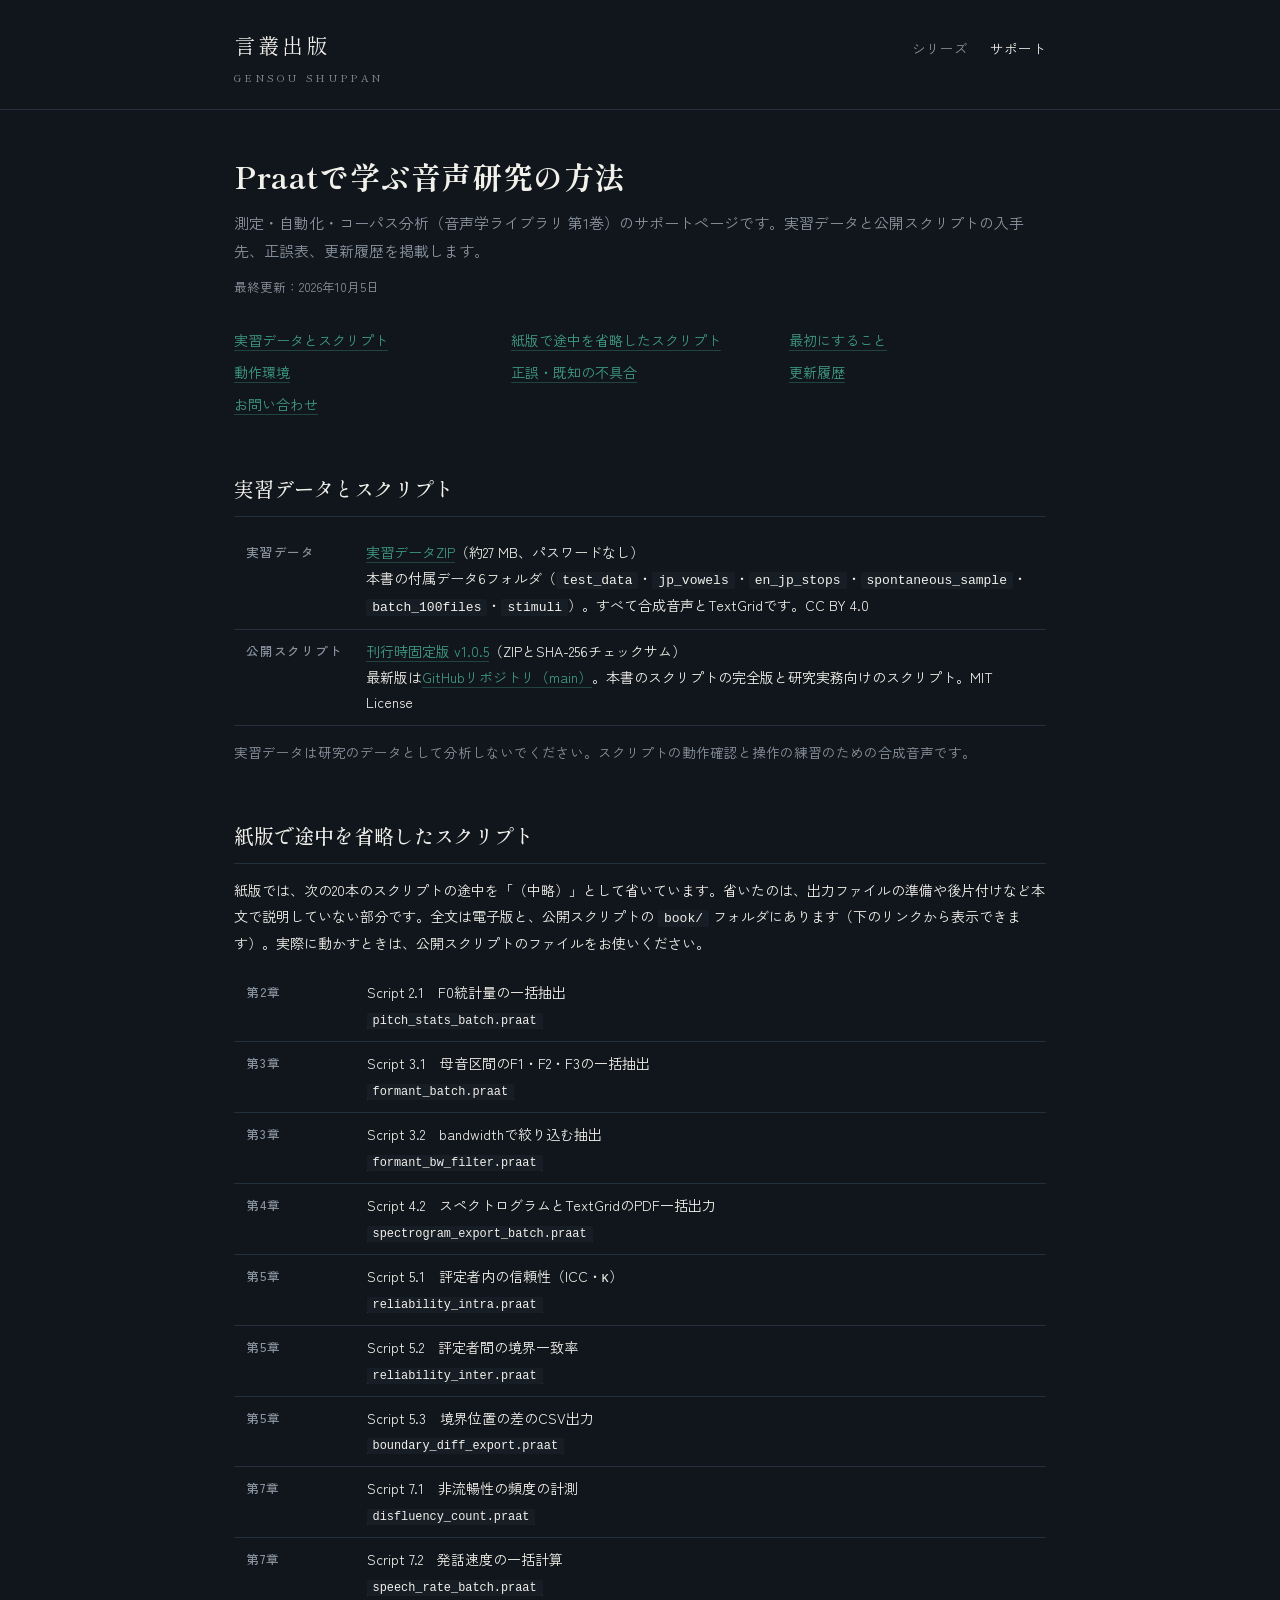
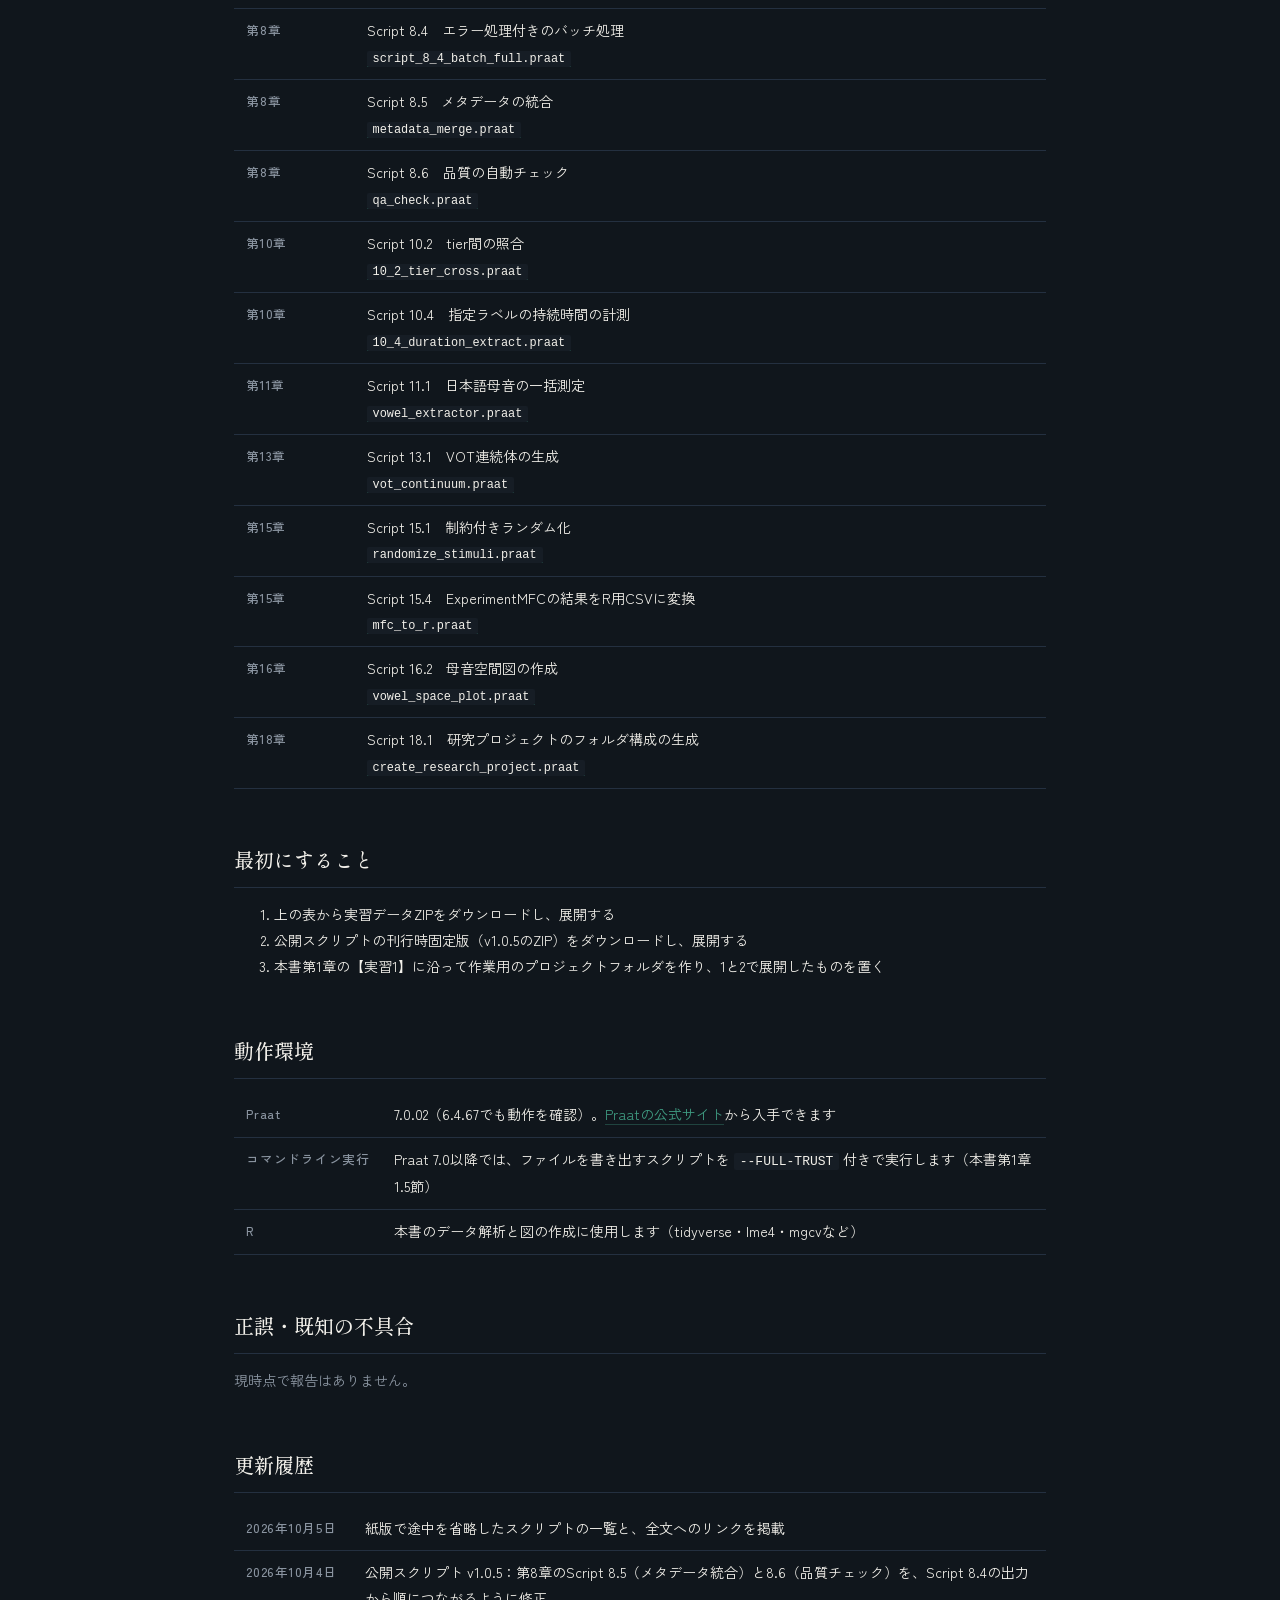
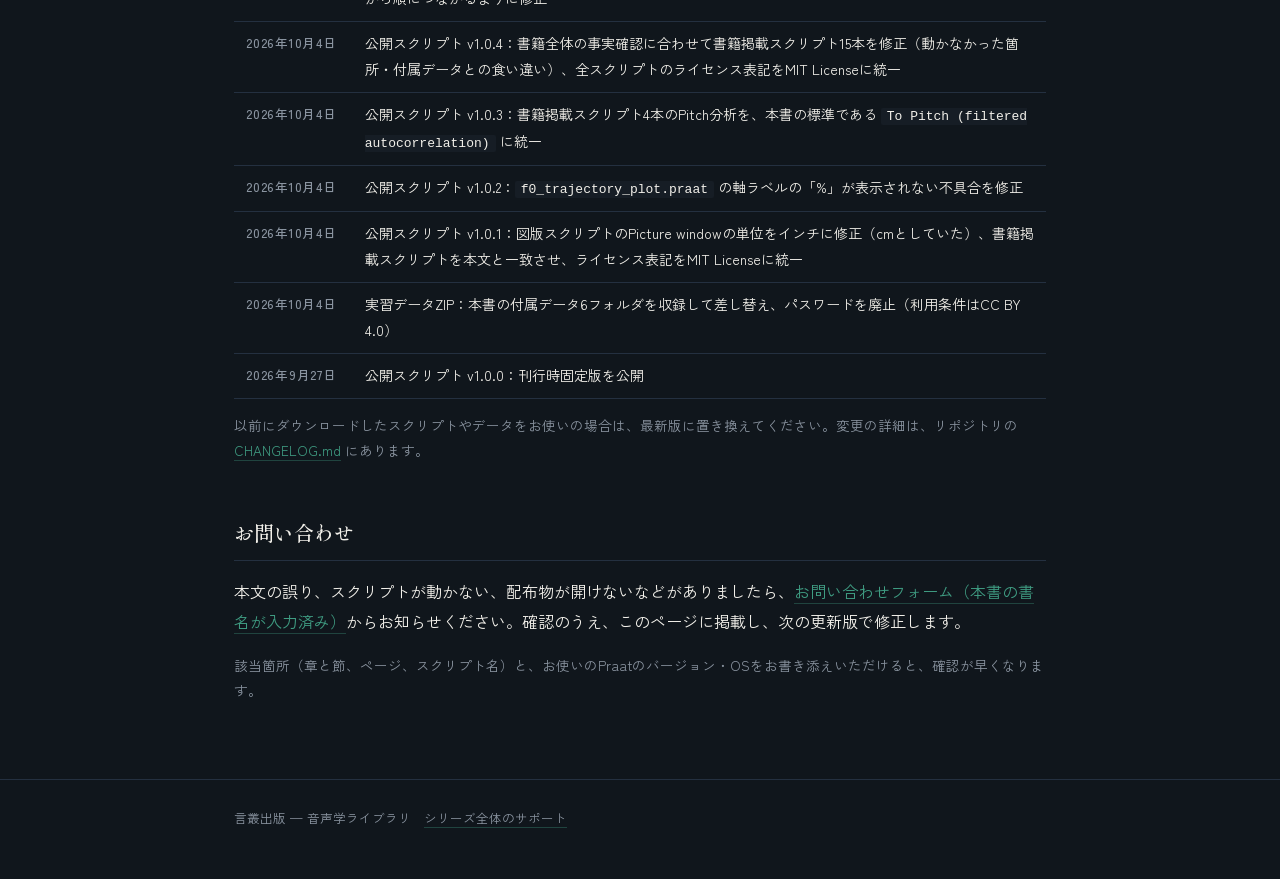
<file: support/praat/index.html>
<!doctype html>
<html lang="ja"><head>
<meta charset="utf-8">
<meta name="viewport" content="width=device-width,initial-scale=1">
<title>『Praatで学ぶ音声研究の方法』サポート｜言叢出版</title>
<meta name="description" content="『Praatで学ぶ音声研究の方法——測定・自動化・コーパス分析』（音声学ライブラリ 第1巻）の実習データ・公開スクリプト・正誤表・更新履歴。">
<link rel="canonical" href="https://labphonlab.github.io/gensou-shuppan-web/support/praat/">
<meta property="og:type" content="website">
<meta property="og:title" content="『Praatで学ぶ音声研究の方法』サポート｜言叢出版">
<meta property="og:description" content="実習データ・公開スクリプト・正誤表・更新履歴。">
<meta property="og:url" content="https://labphonlab.github.io/gensou-shuppan-web/support/praat/">
<link rel="preconnect" href="https://fonts.googleapis.com">
<link rel="preconnect" href="https://fonts.gstatic.com" crossorigin>
<link rel="stylesheet" href="https://fonts.googleapis.com/css2?family=Shippori+Mincho+B1:wght@500;700&family=Zen+Kaku+Gothic+New:wght@400;500&display=swap">
<link rel="stylesheet" href="../../assets/style.css">
<style>.abridged td,.log td{overflow-wrap:anywhere}.log code{white-space:normal;overflow-wrap:anywhere}.abridged code{font-size:.85em}</style>
</head><body>
<header class="site"><div class="wrap">
<a class="brand" href="../../">言叢出版<span>GENSOU SHUPPAN</span></a>
<nav class="site"><a href="../../onseigaku-library/">シリーズ</a><a href="../" aria-current="page">サポート</a></nav>
</div></header>
<main class="wrap">
<h1>Praatで学ぶ音声研究の方法</h1>
<p class="lead">測定・自動化・コーパス分析（音声学ライブラリ 第1巻）のサポートページです。実習データと公開スクリプトの入手先、正誤表、更新履歴を掲載します。</p>
<p class="updated">最終更新：2026年10月5日</p>
<nav class="toc" aria-label="このページの内容"><ol>
<li><a href="#download">実習データとスクリプト</a></li>
<li><a href="#abridged">紙版で途中を省略したスクリプト</a></li>
<li><a href="#start">最初にすること</a></li>
<li><a href="#env">動作環境</a></li>
<li><a href="#errata">正誤・既知の不具合</a></li>
<li><a href="#history">更新履歴</a></li>
<li><a href="#contact">お問い合わせ</a></li>
</ol></nav>

<section class="vol-support" id="download">
<h2>実習データとスクリプト</h2>
<table>
<tr><th scope="row">実習データ</th><td><a href="../../dl/onseigaku-library-1-data.zip">実習データZIP</a>（約27 MB、パスワードなし）<br>
本書の付属データ6フォルダ（<code>test_data</code>・<code>jp_vowels</code>・<code>en_jp_stops</code>・<code>spontaneous_sample</code>・<code>batch_100files</code>・<code>stimuli</code>）。すべて合成音声とTextGridです。CC BY 4.0</td></tr>
<tr><th scope="row">公開スクリプト</th><td><a href="https://github.com/labphonlab/praat-book-scripts/releases/tag/v1.0.5">刊行時固定版 v1.0.5</a>（ZIPとSHA-256チェックサム）<br>
最新版は<a href="https://github.com/labphonlab/praat-book-scripts">GitHubリポジトリ（main）</a>。本書のスクリプトの完全版と研究実務向けのスクリプト。MIT License</td></tr>
</table>
<p class="fine">実習データは研究のデータとして分析しないでください。スクリプトの動作確認と操作の練習のための合成音声です。</p>
</section>

<section class="vol-support" id="abridged">
<h2>紙版で途中を省略したスクリプト</h2>
<p class="small">紙版では、次の20本のスクリプトの途中を「（中略）」として省いています。省いたのは、出力ファイルの準備や後片付けなど本文で説明していない部分です。全文は電子版と、公開スクリプトの <code>book/</code> フォルダにあります（下のリンクから表示できます）。実際に動かすときは、公開スクリプトのファイルをお使いください。</p>
<table class="abridged">
<tr><th scope="row">第2章</th><td>Script 2.1　F0統計量の一括抽出<br><a href="https://github.com/labphonlab/praat-book-scripts/blob/main/book/pitch_stats_batch.praat"><code>pitch_stats_batch.praat</code></a></td></tr>
<tr><th scope="row">第3章</th><td>Script 3.1　母音区間のF1・F2・F3の一括抽出<br><a href="https://github.com/labphonlab/praat-book-scripts/blob/main/book/formant_batch.praat"><code>formant_batch.praat</code></a></td></tr>
<tr><th scope="row">第3章</th><td>Script 3.2　bandwidthで絞り込む抽出<br><a href="https://github.com/labphonlab/praat-book-scripts/blob/main/book/formant_bw_filter.praat"><code>formant_bw_filter.praat</code></a></td></tr>
<tr><th scope="row">第4章</th><td>Script 4.2　スペクトログラムとTextGridのPDF一括出力<br><a href="https://github.com/labphonlab/praat-book-scripts/blob/main/book/spectrogram_export_batch.praat"><code>spectrogram_export_batch.praat</code></a></td></tr>
<tr><th scope="row">第5章</th><td>Script 5.1　評定者内の信頼性（ICC・κ）<br><a href="https://github.com/labphonlab/praat-book-scripts/blob/main/book/reliability_intra.praat"><code>reliability_intra.praat</code></a></td></tr>
<tr><th scope="row">第5章</th><td>Script 5.2　評定者間の境界一致率<br><a href="https://github.com/labphonlab/praat-book-scripts/blob/main/book/reliability_inter.praat"><code>reliability_inter.praat</code></a></td></tr>
<tr><th scope="row">第5章</th><td>Script 5.3　境界位置の差のCSV出力<br><a href="https://github.com/labphonlab/praat-book-scripts/blob/main/book/boundary_diff_export.praat"><code>boundary_diff_export.praat</code></a></td></tr>
<tr><th scope="row">第7章</th><td>Script 7.1　非流暢性の頻度の計測<br><a href="https://github.com/labphonlab/praat-book-scripts/blob/main/book/disfluency_count.praat"><code>disfluency_count.praat</code></a></td></tr>
<tr><th scope="row">第7章</th><td>Script 7.2　発話速度の一括計算<br><a href="https://github.com/labphonlab/praat-book-scripts/blob/main/book/speech_rate_batch.praat"><code>speech_rate_batch.praat</code></a></td></tr>
<tr><th scope="row">第8章</th><td>Script 8.4　エラー処理付きのバッチ処理<br><a href="https://github.com/labphonlab/praat-book-scripts/blob/main/book/script_8_4_batch_full.praat"><code>script_8_4_batch_full.praat</code></a></td></tr>
<tr><th scope="row">第8章</th><td>Script 8.5　メタデータの統合<br><a href="https://github.com/labphonlab/praat-book-scripts/blob/main/book/metadata_merge.praat"><code>metadata_merge.praat</code></a></td></tr>
<tr><th scope="row">第8章</th><td>Script 8.6　品質の自動チェック<br><a href="https://github.com/labphonlab/praat-book-scripts/blob/main/book/qa_check.praat"><code>qa_check.praat</code></a></td></tr>
<tr><th scope="row">第10章</th><td>Script 10.2　tier間の照合<br><a href="https://github.com/labphonlab/praat-book-scripts/blob/main/book/10_2_tier_cross.praat"><code>10_2_tier_cross.praat</code></a></td></tr>
<tr><th scope="row">第10章</th><td>Script 10.4　指定ラベルの持続時間の計測<br><a href="https://github.com/labphonlab/praat-book-scripts/blob/main/book/10_4_duration_extract.praat"><code>10_4_duration_extract.praat</code></a></td></tr>
<tr><th scope="row">第11章</th><td>Script 11.1　日本語母音の一括測定<br><a href="https://github.com/labphonlab/praat-book-scripts/blob/main/book/vowel_extractor.praat"><code>vowel_extractor.praat</code></a></td></tr>
<tr><th scope="row">第13章</th><td>Script 13.1　VOT連続体の生成<br><a href="https://github.com/labphonlab/praat-book-scripts/blob/main/book/vot_continuum.praat"><code>vot_continuum.praat</code></a></td></tr>
<tr><th scope="row">第15章</th><td>Script 15.1　制約付きランダム化<br><a href="https://github.com/labphonlab/praat-book-scripts/blob/main/book/randomize_stimuli.praat"><code>randomize_stimuli.praat</code></a></td></tr>
<tr><th scope="row">第15章</th><td>Script 15.4　ExperimentMFCの結果をR用CSVに変換<br><a href="https://github.com/labphonlab/praat-book-scripts/blob/main/book/mfc_to_r.praat"><code>mfc_to_r.praat</code></a></td></tr>
<tr><th scope="row">第16章</th><td>Script 16.2　母音空間図の作成<br><a href="https://github.com/labphonlab/praat-book-scripts/blob/main/book/vowel_space_plot.praat"><code>vowel_space_plot.praat</code></a></td></tr>
<tr><th scope="row">第18章</th><td>Script 18.1　研究プロジェクトのフォルダ構成の生成<br><a href="https://github.com/labphonlab/praat-book-scripts/blob/main/book/create_research_project.praat"><code>create_research_project.praat</code></a></td></tr>
</table>
</section>

<section class="vol-support" id="start">
<h2>最初にすること</h2>
<ol class="small">
<li>上の表から実習データZIPをダウンロードし、展開する</li>
<li>公開スクリプトの刊行時固定版（v1.0.5のZIP）をダウンロードし、展開する</li>
<li>本書第1章の【実習1】に沿って作業用のプロジェクトフォルダを作り、1と2で展開したものを置く</li>
</ol>
</section>

<section class="vol-support" id="env">
<h2>動作環境</h2>
<table>
<tr><th scope="row">Praat</th><td>7.0.02（6.4.67でも動作を確認）。<a href="https://praat.org">Praatの公式サイト</a>から入手できます</td></tr>
<tr><th scope="row">コマンドライン実行</th><td>Praat 7.0以降では、ファイルを書き出すスクリプトを <code>--FULL-TRUST</code> 付きで実行します（本書第1章1.5節）</td></tr>
<tr><th scope="row">R</th><td>本書のデータ解析と図の作成に使用します（tidyverse・lme4・mgcvなど）</td></tr>
</table>
</section>

<section class="vol-support" id="errata">
<h2>正誤・既知の不具合</h2>
<p class="small muted">現時点で報告はありません。</p>
</section>

<section class="vol-support" id="history">
<h2>更新履歴</h2>
<table class="log">
<tr><th scope="row">2026年10月5日</th><td>紙版で途中を省略したスクリプトの一覧と、全文へのリンクを掲載</td></tr>
<tr><th scope="row">2026年10月4日</th><td>公開スクリプト v1.0.5：第8章のScript 8.5（メタデータ統合）と8.6（品質チェック）を、Script 8.4の出力から順につながるように修正</td></tr>
<tr><th scope="row">2026年10月4日</th><td>公開スクリプト v1.0.4：書籍全体の事実確認に合わせて書籍掲載スクリプト15本を修正（動かなかった箇所・付属データとの食い違い）、全スクリプトのライセンス表記をMIT Licenseに統一</td></tr>
<tr><th scope="row">2026年10月4日</th><td>公開スクリプト v1.0.3：書籍掲載スクリプト4本のPitch分析を、本書の標準である <code>To Pitch (filtered autocorrelation)</code> に統一</td></tr>
<tr><th scope="row">2026年10月4日</th><td>公開スクリプト v1.0.2：<code>f0_trajectory_plot.praat</code> の軸ラベルの「%」が表示されない不具合を修正</td></tr>
<tr><th scope="row">2026年10月4日</th><td>公開スクリプト v1.0.1：図版スクリプトのPicture windowの単位をインチに修正（cmとしていた）、書籍掲載スクリプトを本文と一致させ、ライセンス表記をMIT Licenseに統一</td></tr>
<tr><th scope="row">2026年10月4日</th><td>実習データZIP：本書の付属データ6フォルダを収録して差し替え、パスワードを廃止（利用条件はCC BY 4.0）</td></tr>
<tr><th scope="row">2026年9月27日</th><td>公開スクリプト v1.0.0：刊行時固定版を公開</td></tr>
</table>
<p class="fine">以前にダウンロードしたスクリプトやデータをお使いの場合は、最新版に置き換えてください。変更の詳細は、リポジトリの <a href="https://github.com/labphonlab/praat-book-scripts/blob/main/CHANGELOG.md">CHANGELOG.md</a> にあります。</p>
</section>

<section class="vol-support" id="contact">
<h2>お問い合わせ</h2>
<p>本文の誤り、スクリプトが動かない、配布物が開けないなどがありましたら、<a href="https://docs.google.com/forms/d/e/1FAIpQLSdLhgWZYnkLQAb0KRtTE2rfhNnPIqi91j2bmAsXGkMmW2fY2g/viewform?usp=pp_url&entry.782726827=%E3%80%8EPraat%E3%81%A7%E5%AD%A6%E3%81%B6%E9%9F%B3%E5%A3%B0%E7%A0%94%E7%A9%B6%E3%81%AE%E6%96%B9%E6%B3%95%E3%80%8F%EF%BC%88%E9%9F%B3%E5%A3%B0%E5%AD%A6%E3%83%A9%E3%82%A4%E3%83%96%E3%83%A9%E3%83%AA%20%E7%AC%AC1%E5%B7%BB%EF%BC%89">お問い合わせフォーム（本書の書名が入力済み）</a>からお知らせください。確認のうえ、このページに掲載し、次の更新版で修正します。</p>
<p class="fine">該当箇所（章と節、ページ、スクリプト名）と、お使いのPraatのバージョン・OSをお書き添えいただけると、確認が早くなります。</p>
</section>
</main>

<footer class="site"><div class="wrap">
言叢出版 — 音声学ライブラリ　<a href="../">シリーズ全体のサポート</a>
</div></footer>
</body></html>
</file>
<file: assets/style.css>
/* 言叢出版 サイト共通スタイル
   音声学ライブラリのカバーと同じ配色・書体を使う。
   叢書と版元のサイトが別物に見えないようにするため。 */
:root{
  --bg:#10161C; --panel:#161D25; --ink:#F2F0EA; --soft:#8A94A0;
  --line:#243040; --accent:#3F9C82;
  --survey:#C9A227; --methods:#3F9C82; --topics:#9179C4;
}
*{box-sizing:border-box}
body{margin:0;background:var(--bg);color:var(--ink);
  font-family:"Zen Kaku Gothic New",-apple-system,BlinkMacSystemFont,"Hiragino Sans",sans-serif;
  line-height:1.85;font-size:16px;-webkit-font-smoothing:antialiased}
a{color:var(--accent);text-decoration:none;border-bottom:1px solid rgba(63,156,130,.35)}
a:hover{border-bottom-color:var(--accent)}
.wrap{max-width:860px;margin:0 auto;padding:0 24px}
header.site{border-bottom:1px solid var(--line);padding:26px 0 22px;margin-bottom:44px}
header.site .wrap{display:flex;align-items:baseline;gap:18px;flex-wrap:wrap}
.brand{font-family:"Shippori Mincho B1",serif;font-size:21px;letter-spacing:.14em;
  color:var(--ink);border:0}
.brand span{display:block;font-family:inherit;font-size:10px;letter-spacing:.34em;
  color:var(--soft);margin-top:4px}
nav.site{margin-left:auto;display:flex;gap:22px;font-size:13.5px}
nav.site a{color:var(--soft);border:0}
nav.site a:hover,nav.site a[aria-current]{color:var(--ink)}
h1{font-family:"Shippori Mincho B1",serif;font-size:30px;font-weight:700;
  margin:0 0 10px;letter-spacing:.02em;line-height:1.5}
h2{font-family:"Shippori Mincho B1",serif;font-size:20px;font-weight:500;
  margin:52px 0 14px;padding-bottom:9px;border-bottom:1px solid var(--line)}
h3{font-size:16px;font-weight:500;margin:30px 0 8px}
.lead{color:var(--soft);font-size:15px;margin:0 0 38px}
.vol{display:grid;grid-template-columns:44px 1fr;gap:18px;padding:20px 0;
  border-bottom:1px solid var(--line)}
.vol:last-child{border-bottom:0}
.num{font-family:"Shippori Mincho B1",serif;font-size:26px;line-height:1;
  color:var(--accent);padding-top:3px}
.num.survey{color:var(--survey)} .num.topics{color:var(--topics)}
.vt{font-size:17px;font-weight:500;margin:0 0 3px}
.vs{color:var(--soft);font-size:13.5px;margin:0 0 8px}
.meta{font-size:12.5px;color:var(--soft);display:flex;gap:16px;flex-wrap:wrap}
.tag{display:inline-block;font-size:11px;padding:2px 9px;border-radius:2px;
  background:var(--panel);color:var(--soft);border:1px solid var(--line)}
.tag.live{color:var(--accent);border-color:rgba(63,156,130,.45)}
table{width:100%;border-collapse:collapse;font-size:14px;margin:14px 0}
th,td{text-align:left;padding:9px 12px;border-bottom:1px solid var(--line);vertical-align:top}
th{color:var(--soft);font-weight:500;font-size:12.5px;letter-spacing:.06em;white-space:nowrap}
.note{background:var(--panel);border:1px solid var(--line);border-radius:3px;
  padding:16px 20px;font-size:14px;color:var(--soft);margin:22px 0}
.note b{color:var(--ink);font-weight:500}
code{font-family:ui-monospace,SFMono-Regular,Menlo,monospace;font-size:13px;
  background:var(--panel);padding:1px 6px;border-radius:2px;color:var(--ink)}
footer.site{margin-top:76px;padding:26px 0 60px;border-top:1px solid var(--line);
  font-size:12.5px;color:var(--soft)}
footer.site a{color:var(--soft)}
@media(max-width:600px){h1{font-size:24px}.wrap{padding:0 18px}nav.site{gap:14px}}
/* サポートページ用 */
.small{font-size:14px} .muted{color:var(--soft)} .fine{font-size:13.5px;color:var(--soft)}
.updated{font-size:12.5px;color:var(--soft);margin:-28px 0 30px}
nav.toc{margin:0 0 30px}
nav.toc ol{list-style:none;padding:0;margin:0;display:grid;grid-template-columns:repeat(auto-fill,minmax(230px,1fr));gap:6px 20px;font-size:14px}
nav.toc li span{color:var(--soft);margin-right:.5em}
section.vol-support{scroll-margin-top:16px}
details{margin:10px 0 14px}
details summary{cursor:pointer;color:var(--accent);font-size:14px}
details[open] summary{margin-bottom:6px}
table.log th{width:9.5em}
</file>
